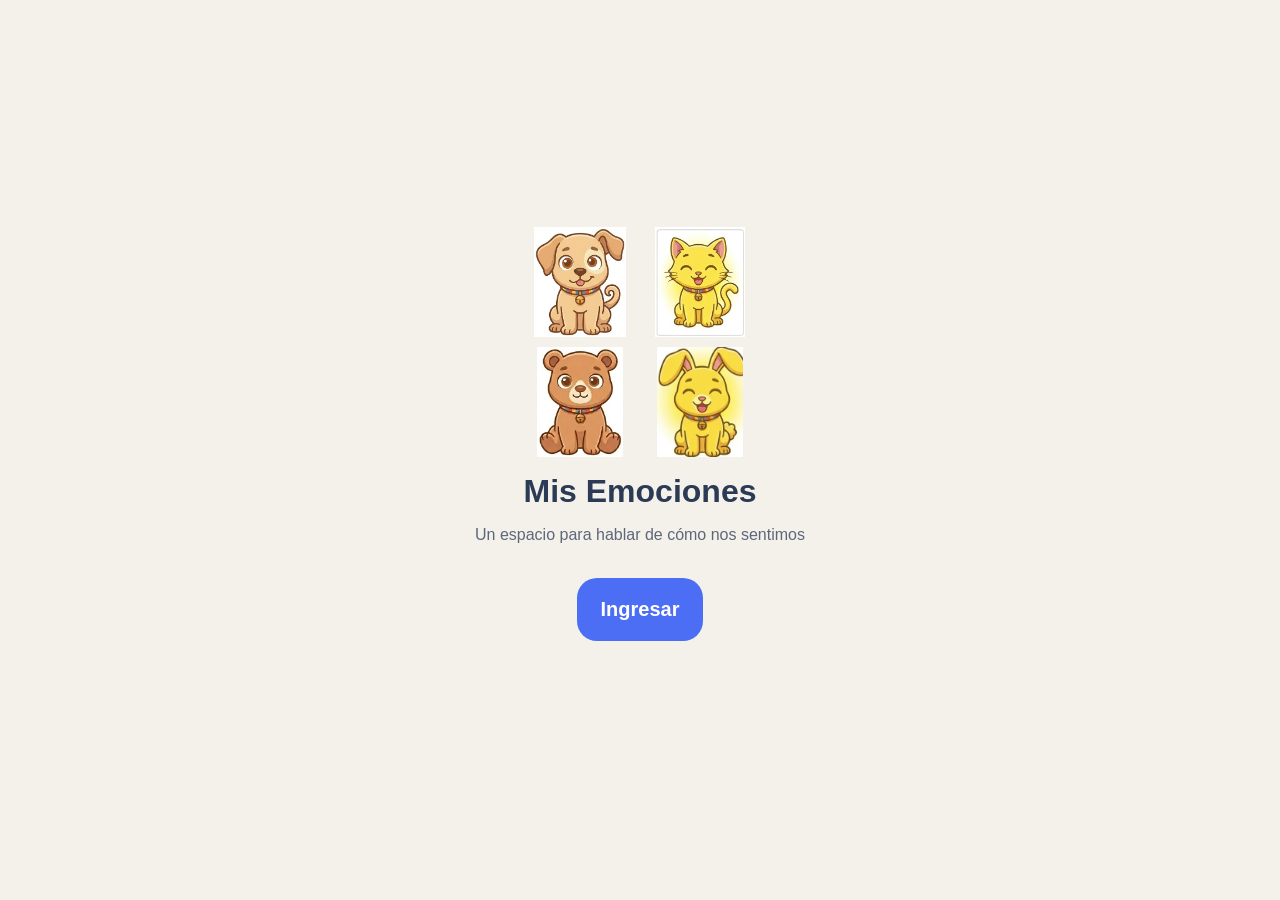
<file: emociones-app/index.html>
<!DOCTYPE html>
<html lang="es">
<head>
  <meta charset="UTF-8" />
  <meta name="viewport" content="width=device-width, initial-scale=1, maximum-scale=1, user-scalable=no, viewport-fit=cover" />
  <meta name="apple-mobile-web-app-capable" content="yes" />
  <meta name="apple-mobile-web-app-status-bar-style" content="black-translucent" />
  <meta name="apple-mobile-web-app-title" content="Mis Emociones" />
  <meta name="mobile-web-app-capable" content="yes" />
  <meta name="theme-color" content="#FFF7E6" />
  <title>Mis Emociones</title>
  <link rel="apple-touch-icon" href="assets/icon.svg" />
  <link rel="icon" href="assets/icon.svg" />
  <link rel="stylesheet" href="css/styles.css" />
</head>
<body>
  <div id="app"></div>

  <script src="js/data.js"></script>
  <script src="js/mascots.js"></script>
  <script src="js/storage.js"></script>
  <script src="js/report.js"></script>
  <script src="js/wordExport.js"></script>
  <script src="js/screens.js"></script>
  <script src="js/app.js"></script>
</body>
</html>
</file>
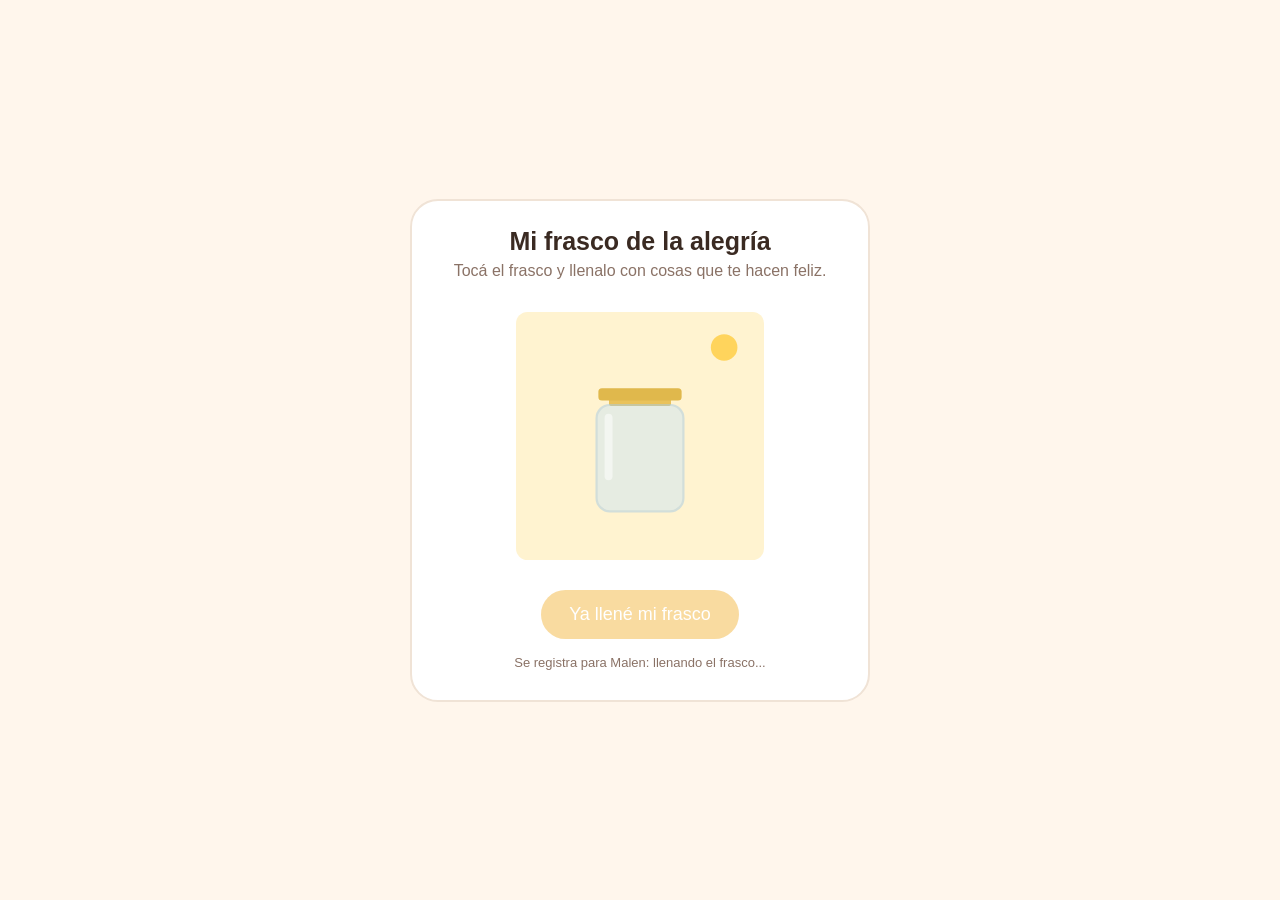
<file: emociones-app/activities/alegria.html>
<!DOCTYPE html>
<html lang="es">
<head>
<meta charset="UTF-8" />
<meta name="viewport" content="width=device-width, initial-scale=1.0" />
<title>Actividad: Mi frasco de la alegría</title>


<style>
  :root {
    --fondo:        #FFF6EC;
    --tarjeta:      #FFFFFF;
    --texto:        #3A2A22;
    --texto-suave:  #8A7266;
    --alegria:      #F2B02E;
    --calma:        #1D9E75;
    --calma-suave:  #FFF1D0;
    --borde:        #F0E3D6;
  }
  * { box-sizing: border-box; }
  body {
    margin: 0; min-height: 100vh;
    display: flex; align-items: center; justify-content: center;
    background: var(--fondo);
    font-family: 'Nunito', sans-serif; color: var(--texto);
    padding: 16px;
  }
  .tarjeta {
    width: 100%; max-width: 460px;
    background: var(--tarjeta);
    border-radius: 28px; border: 2px solid var(--borde);
    padding: 26px 22px 30px; text-align: center;
  }
  .titulo {
    font-family: 'Fredoka', sans-serif; font-weight: 600;
    font-size: 25px; margin: 0 0 6px;
  }
  .consigna {
    font-size: 16px; color: var(--texto-suave);
    margin: 0 0 6px; min-height: 44px; transition: color 0.3s;
  }
  .escena {
    position: relative;
    width: 260px; height: 260px; margin: 4px auto 0;
    cursor: pointer; user-select: none; -webkit-tap-highlight-color: transparent;
  }

  /* Burbujita (tonos y tamaños variados, se reemplazan) */
  .burbuja {
    position: absolute; z-index: 5; pointer-events: none;
    max-width: 150px; text-align: center;
    background: var(--bg, #fff); color: var(--texto);
    font-family: 'Fredoka', sans-serif; line-height: 1.2;
    padding: 8px 12px; border-radius: 14px;
    border: 2px solid var(--bd, #DDE6F0);
    box-shadow: 0 4px 12px rgba(120,90,40,0.16);
    opacity: 0; transform: translateY(8px) scale(0.9);
    transition: opacity 0.3s ease, transform 0.3s ease;
  }
  .burbuja::after {
    content: ""; position: absolute; left: 22px; bottom: -8px;
    width: 12px; height: 12px; background: var(--bg, #fff);
    border-right: 2px solid var(--bd, #DDE6F0);
    border-bottom: 2px solid var(--bd, #DDE6F0);
    transform: rotate(45deg);
  }
  .burbuja.visible { opacity: 1; transform: translateY(0) scale(1); }

  /* ----- Opciones (2da página): qué hacer con la alegría ----- */
  .actividades {
    display: none; grid-template-columns: repeat(3, 1fr);
    gap: 10px; margin-top: 16px;
  }
  .actividades.visible { display: grid; }
  .opcion {
    display: flex; flex-direction: column; align-items: center; gap: 6px;
    background: var(--calma-suave); border: 2px solid var(--calma-suave);
    border-radius: 16px; padding: 12px 6px; cursor: pointer;
    font-family: 'Fredoka', sans-serif; color: var(--texto);
    transition: transform 0.1s, border-color 0.2s;
  }
  .opcion:hover  { border-color: var(--alegria); }
  .opcion:active { transform: scale(0.95); }
  .opcion-img {
    width: 56px; height: 56px; border-radius: 12px; background: #fff;
    display: flex; align-items: center; justify-content: center;
    font-size: 32px; line-height: 1;
  }
  .opcion-txt { font-size: 12px; color: var(--texto-suave); line-height: 1.15; }

  .boton {
    margin-top: 18px; font-family: 'Fredoka', sans-serif;
    font-size: 18px; font-weight: 500; color: #fff;
    background: var(--alegria); border: none; border-radius: 999px;
    padding: 14px 28px; cursor: pointer;
    transition: filter 0.2s, transform 0.1s, opacity 0.2s;
  }
  .boton:hover  { filter: brightness(0.95); }
  .boton:active { transform: scale(0.96); }
  .boton:disabled { opacity: 0.45; cursor: default; }
  .registro {
    margin: 16px auto 0; font-size: 13px; color: var(--texto-suave);
    font-family: 'Nunito', sans-serif;
  }
</style>
</head>
<body>

  <div class="tarjeta">
    <h1 class="titulo" id="titulo">Mi frasco de la alegría</h1>
    <p class="consigna" id="consigna">Tocá el frasco y llenalo con cosas que te hacen feliz.</p>

    <div class="escena" id="escena">
      <svg viewBox="0 0 560 560" width="248" height="248" xmlns="http://www.w3.org/2000/svg" aria-hidden="true">
        <rect x="0" y="0" width="560" height="560" rx="26" fill="#FFF3D0"/>
        <circle cx="470" cy="80" r="30" fill="#FFD45C"/>

        <!-- Frasco -->
        <rect x="210" y="196" width="140" height="16" rx="4" fill="#E9C25A"/>
        <rect x="186" y="172" width="188" height="28" rx="8" fill="#E0B84C"/>
        <!-- Cuerpo de vidrio -->
        <rect x="182" y="210" width="196" height="240" rx="30" fill="#CFE6F5" opacity="0.5" stroke="#A6CBE4" stroke-width="5"/>
        <rect x="200" y="230" width="18" height="150" rx="9" fill="#FFFFFF" opacity="0.5"/>

        <!-- Cosas felices adentro -->
        <g id="cosas"></g>
      </svg>
    </div>

    <div class="actividades" id="actividades"></div>

    <button class="boton" id="boton" disabled>Ya llené mi frasco</button>

    <p class="registro" id="registro">Se registra para Malen: llenando el frasco...</p>
  </div>

<script>
/* ================================================================
   CONFIGURACIÓN
   ================================================================ */
const ACTIVIDAD = {
  emocion: "alegria",
  textos: {
    inicioTitulo:   "Mi frasco de la alegría",
    inicioConsigna: "Tocá el frasco y llenalo con cosas que te hacen feliz.",
    elegirTitulo:   "¿Qué querés hacer con esta alegría?",
    elegirConsigna: "Elegí una. La alegría también se puede cuidar."
  }
};

/* Cosas que hacen feliz. El emoji es provisorio (después van los dibujos). */
const COSAS_FELICES = [
  { emoji: "❤️", msg: "Tu familia" },
  { emoji: "🐶", msg: "Tu mascota" },
  { emoji: "⚽", msg: "Jugar" },
  { emoji: "🎵", msg: "La música" },
  { emoji: "🤗", msg: "Un abrazo" },
  { emoji: "👫", msg: "Tus amigos" },
  { emoji: "🍦", msg: "Un helado" },
  { emoji: "☀️", msg: "Un día lindo" }
];

/* Dónde caen dentro del frasco (de abajo hacia arriba) */
const SLOTS = [
  { x: 240, y: 415 }, { x: 285, y: 420 }, { x: 330, y: 415 },
  { x: 235, y: 362 }, { x: 285, y: 368 }, { x: 335, y: 362 },
  { x: 262, y: 312 }, { x: 308, y: 312 }
];

/* Qué hacer con la alegría (2da página, especial: no son "calmas") */
const QUE_HACER = [
  { id: "guardar",   nombre: "Guardarla para un día gris", emoji: "🫙", cierre: "Guardaste tu alegría para cuando la necesites." },
  { id: "compartir", nombre: "Compartirla con alguien",    emoji: "🤝", cierre: "Compartir la alegría la hace más grande." },
  { id: "disfrutar", nombre: "Disfrutarla ahora",          emoji: "🎉", cierre: "¡A disfrutar de este momento feliz!" }
];

/* ================================================================
   ESTADO
   ================================================================ */
const estado = { fase: "sacar", puestas: 0, queHizo: null };

const el = {
  titulo:      document.getElementById("titulo"),
  consigna:    document.getElementById("consigna"),
  escena:      document.getElementById("escena"),
  cosas:       document.getElementById("cosas"),
  actividades: document.getElementById("actividades"),
  boton:       document.getElementById("boton"),
  registro:    document.getElementById("registro")
};

const SVGNS = "http://www.w3.org/2000/svg";
const cosaElems = [];
const BOCA = { x: 285, y: 210 };   // por dónde entran al frasco

/* ================================================================
   CREAR LAS COSAS (invisibles hasta que se tocan)
   ================================================================ */
function crearCosas() {
  COSAS_FELICES.forEach(() => {
    const t = document.createElementNS(SVGNS, "text");
    t.setAttribute("font-size", 40);
    t.setAttribute("text-anchor", "middle");
    t.setAttribute("dominant-baseline", "central");
    t.setAttribute("opacity", 0);
    t.setAttribute("transform", "translate(" + BOCA.x + "," + BOCA.y + ") scale(0)");
    el.cosas.appendChild(t);
    cosaElems.push(t);
  });
}

// La cosa cae desde la boca del frasco hasta su lugar
function caer(t, cosa, slot) {
  t.textContent = cosa.emoji;
  let f = 0; const N = 18;
  const sx = BOCA.x, sy = BOCA.y, ex = slot.x, ey = slot.y;
  const iv = setInterval(() => {
    f++; const p = f / N;
    const x = sx + (ex - sx) * p;
    const y = sy + (ey - sy) * (p * p);       // acelera al caer
    const s = Math.min(1, 0.4 + p * 0.6);
    t.setAttribute("opacity", Math.min(1, p * 2).toFixed(2));
    t.setAttribute("transform", "translate(" + x.toFixed(1) + "," + y.toFixed(1) + ") scale(" + s.toFixed(2) + ")");
    if (f >= N) {
      clearInterval(iv);
      t.setAttribute("opacity", 1);
      t.setAttribute("transform", "translate(" + ex + "," + ey + ") scale(1)");
    }
  }, 20);
}

/* ================================================================
   BURBUJAS
   ================================================================ */
const TONOS = [
  { bg: "#FFF3D6", bd: "#F0D79A" }, { bg: "#FDE7EE", bd: "#F4B7CE" },
  { bg: "#E1F5EE", bd: "#A9E0CE" }, { bg: "#E6F0FB", bd: "#B9D2F0" }
];
function limpiarBurbujas() {
  el.escena.querySelectorAll(".burbuja").forEach(b => b.remove());
}
function mostrarBurbuja(mensaje) {
  limpiarBurbujas();
  const b = document.createElement("div");
  b.className = "burbuja";
  b.textContent = mensaje;
  const tono = TONOS[Math.floor(Math.random() * TONOS.length)];
  b.style.setProperty("--bg", tono.bg);
  b.style.setProperty("--bd", tono.bd);
  b.style.fontSize = (12 + Math.floor(Math.random() * 5)) + "px";
  b.style.left = (6 + Math.random() * 44) + "%";
  b.style.top  = (2 + Math.random() * 16) + "%";
  el.escena.appendChild(b);
  requestAnimationFrame(() => b.classList.add("visible"));
}

/* ================================================================
   TOCAR EL FRASCO
   ================================================================ */
function agregarCosa() {
  if (estado.fase !== "sacar") return;
  if (estado.puestas >= cosaElems.length) return;
  const cosa = COSAS_FELICES[estado.puestas];
  caer(cosaElems[estado.puestas], cosa, SLOTS[estado.puestas]);
  mostrarBurbuja(cosa.msg);
  estado.puestas++;
  el.boton.disabled = false;
  el.registro.textContent = "Se registra para Malen: " + estado.puestas + " cosas que lo hacen feliz";
}

/* ================================================================
   OPCIONES (2da página)
   ================================================================ */
/* Estas 3 opciones (guardar/compartir/disfrutar) todavía no tienen
   dibujo M/F/N -distinto concepto al resto de las "acciones de calma"-,
   así que por ahora se quedan con el emoji hasta que lleguen esas 9 imágenes. */
function renderOpciones() {
  QUE_HACER.forEach(op => {
    const boton = document.createElement("button");
    boton.className = "opcion";
    boton.dataset.id = op.id;
    boton.innerHTML =
      '<span class="opcion-img">' + op.emoji + '</span>' +
      '<span class="opcion-txt">' + op.nombre + '</span>';
    boton.addEventListener("click", () => elegirQueHacer(op.id));
    el.actividades.appendChild(boton);
  });
}

function pasarAElegir() {
  if (estado.puestas === 0) return;
  estado.fase = "elegir";
  limpiarBurbujas();
  el.escena.style.cursor = "default";
  el.titulo.textContent   = ACTIVIDAD.textos.elegirTitulo;
  el.consigna.textContent = ACTIVIDAD.textos.elegirConsigna;
  el.actividades.classList.add("visible");
  el.boton.style.display  = "none";
}

/* ================================================================
   CIERRE FESTIVO
   ================================================================ */
function elegirQueHacer(id) {
  if (estado.fase !== "elegir") return;
  const op = QUE_HACER.find(o => o.id === id);
  estado.queHizo = op.id;
  estado.fase = "cierre";
  el.titulo.textContent   = "¡Qué lindo!";
  el.consigna.textContent = op.cierre;
  el.consigna.style.color = "var(--alegria)";
  el.actividades.classList.remove("visible");
  confeti();

  const resultado = {
    emocion: ACTIVIDAD.emocion,
    cosasFelices: COSAS_FELICES.slice(0, estado.puestas).map(c => c.msg),
    queHizo: op.id,
    fecha: new Date().toISOString()
  };
  console.log("Resultado de la sesión:", resultado);
  if (window.parent !== window) { window.parent.postMessage(Object.assign({ type: "activity-complete" }, resultado), "*"); }
  el.registro.textContent =
    "Guardado en la ficha: " + estado.puestas + " cosas felices · eligió " + op.nombre.toLowerCase();
}

// Lluvia cortita de festejo
function confeti() {
  const emojis = ["🎉", "✨", "🌟", "💛", "🎈"];
  for (let i = 0; i < 14; i++) {
    const s = document.createElement("span");
    s.textContent = emojis[Math.floor(Math.random() * emojis.length)];
    s.style.position = "absolute";
    s.style.left = (Math.random() * 90) + "%";
    s.style.top = "-8%";
    s.style.fontSize = (16 + Math.random() * 14) + "px";
    s.style.zIndex = 6; s.style.pointerEvents = "none";
    el.escena.appendChild(s);
    let y = -8; const vy = 1.2 + Math.random() * 1.6;
    const iv = setInterval(() => {
      y += vy; s.style.top = y + "%";
      if (y > 112) { clearInterval(iv); s.remove(); }
    }, 40);
  }
}

/* ================================================================
   CONEXIONES Y ARRANQUE
   ================================================================ */
crearCosas();
renderOpciones();
el.escena.addEventListener("click", agregarCosa);
el.boton.addEventListener("click", pasarAElegir);

el.titulo.textContent   = ACTIVIDAD.textos.inicioTitulo;
el.consigna.textContent = ACTIVIDAD.textos.inicioConsigna;
</script>
</body>
</html>
</file>
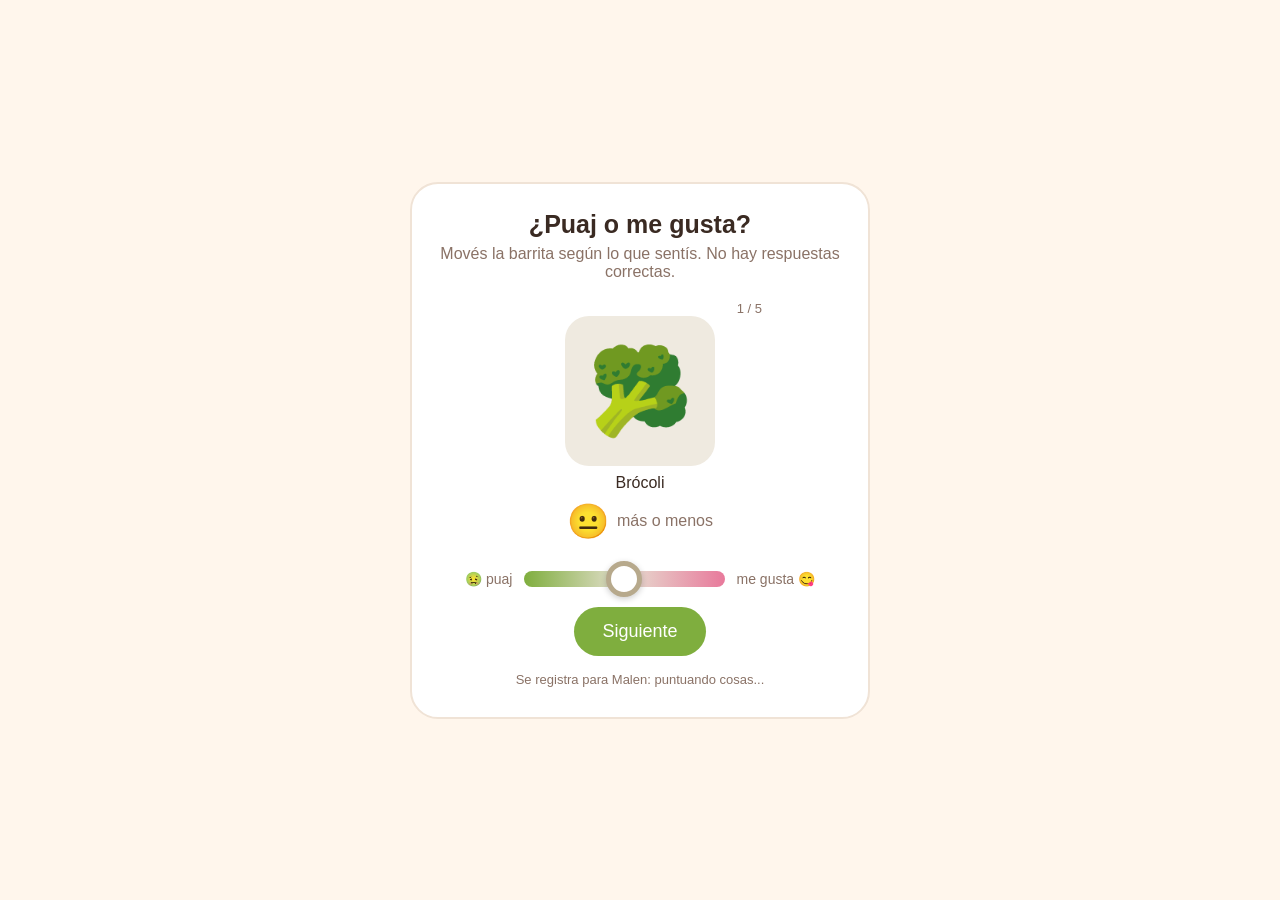
<file: emociones-app/activities/asco.html>
<!DOCTYPE html>
<html lang="es">
<head>
<meta charset="UTF-8" />
<meta name="viewport" content="width=device-width, initial-scale=1.0" />
<title>Actividad: Puaj o me gusta</title>


<style>
  :root {
    --fondo:        #FFF6EC;
    --tarjeta:      #FFFFFF;
    --texto:        #3A2A22;
    --texto-suave:  #8A7266;
    --asco:         #7FAE3E;   /* verde del asco */
    --gusto:        #E8799B;   /* rosado del "me gusta" */
    --calma:        #1D9E75;
    --calma-suave:  #E1F5EE;
    --borde:        #F0E3D6;
  }
  * { box-sizing: border-box; }
  body {
    margin: 0; min-height: 100vh;
    display: flex; align-items: center; justify-content: center;
    background: var(--fondo);
    font-family: 'Nunito', sans-serif; color: var(--texto);
    padding: 16px;
  }
  .tarjeta {
    width: 100%; max-width: 460px;
    background: var(--tarjeta);
    border-radius: 28px; border: 2px solid var(--borde);
    padding: 26px 22px 30px; text-align: center;
  }
  .titulo {
    font-family: 'Fredoka', sans-serif; font-weight: 600;
    font-size: 25px; margin: 0 0 6px;
  }
  .consigna {
    font-size: 16px; color: var(--texto-suave);
    margin: 0 0 8px; min-height: 44px; transition: color 0.3s;
  }
  .escena {
    position: relative;
    width: 260px; height: 260px; margin: 4px auto 0;
    display: flex; flex-direction: column; align-items: center; justify-content: center;
    gap: 12px;
  }
  .progreso {
    position: absolute; top: 4px; right: 8px;
    font-family: 'Fredoka', sans-serif; font-size: 13px; color: var(--texto-suave);
  }
  /* Caja donde aparece la cosa a puntuar (el color de fondo reacciona) */
  .itemBox {
    width: 150px; height: 150px; border-radius: 24px;
    display: flex; align-items: center; justify-content: center;
    font-size: 84px; line-height: 1;
    background: #EFEAE0; transition: background 0.2s;
  }
  .itemBox img { width: 78%; height: 78%; object-fit: contain; }
  .itemNombre { font-family: 'Fredoka', sans-serif; font-size: 16px; margin-top: -4px; }
  .reaccion { display: flex; align-items: center; gap: 8px; }
  .cara { font-size: 34px; line-height: 1; }
  .palabra { font-family: 'Fredoka', sans-serif; font-size: 16px; color: var(--texto-suave); }

  /* ----- Barra deslizante (empieza en el medio) ----- */
  .nivel {
    display: flex; align-items: center; gap: 10px;
    max-width: 350px; margin: 12px auto 0;
    font-family: 'Fredoka', sans-serif; font-size: 14px; color: var(--texto-suave);
  }
  .slider {
    -webkit-appearance: none; appearance: none;
    flex: 1; height: 16px; border-radius: 999px; outline: none; cursor: pointer;
    background: linear-gradient(90deg, var(--asco), #E7E0D2 50%, var(--gusto));
  }
  .slider::-webkit-slider-thumb {
    -webkit-appearance: none; appearance: none;
    width: 36px; height: 36px; border-radius: 50%;
    background: #fff; border: 5px solid #B7A98C;
    box-shadow: 0 2px 6px rgba(0,0,0,0.20); cursor: pointer;
  }
  .slider::-moz-range-thumb {
    width: 36px; height: 36px; border-radius: 50%;
    background: #fff; border: 5px solid #B7A98C;
    box-shadow: 0 2px 6px rgba(0,0,0,0.20); cursor: pointer;
  }
  .slider:disabled { opacity: 0.6; cursor: default; }

  /* ----- Grilla de actividades (2da página) ----- */
  .actividades {
    display: none; grid-template-columns: repeat(2, 1fr);
    gap: 10px; margin-top: 16px;
  }
  .actividades.visible { display: grid; }
  .opcion {
    display: flex; flex-direction: column; align-items: center; gap: 6px;
    background: var(--calma-suave); border: 2px solid var(--calma-suave);
    border-radius: 16px; padding: 12px 6px; cursor: pointer;
    font-family: 'Fredoka', sans-serif; color: var(--texto);
    transition: transform 0.1s, border-color 0.2s;
  }
  .opcion:hover  { border-color: var(--calma); }
  .opcion:active { transform: scale(0.95); }
  .opcion-img {
    width: 56px; height: 56px; border-radius: 12px; background: #fff;
    display: flex; align-items: center; justify-content: center;
    font-size: 32px; line-height: 1;
  }
  .opcion-img img { width: 100%; height: 100%; object-fit: contain; border-radius: 12px; }
  .opcion-txt { font-size: 12px; color: var(--texto-suave); line-height: 1.15; }

  .boton {
    margin-top: 18px; font-family: 'Fredoka', sans-serif;
    font-size: 18px; font-weight: 500; color: #fff;
    background: var(--asco); border: none; border-radius: 999px;
    padding: 14px 28px; cursor: pointer;
    transition: filter 0.2s, transform 0.1s;
  }
  .boton:hover  { filter: brightness(0.95); }
  .boton:active { transform: scale(0.96); }
  .registro {
    margin: 16px auto 0; font-size: 13px; color: var(--texto-suave);
    font-family: 'Nunito', sans-serif;
  }
</style>
</head>
<body>

  <div class="tarjeta">
    <h1 class="titulo" id="titulo">¿Puaj o me gusta?</h1>
    <p class="consigna" id="consigna">Movés la barrita según lo que sentís. No hay respuestas correctas.</p>

    <div class="escena" id="escena">
      <span class="progreso" id="progreso">1 / 5</span>
      <div class="itemBox" id="itemBox">🥦</div>
      <div class="itemNombre" id="itemNombre">Brócoli</div>
      <div class="reaccion">
        <span class="cara" id="cara">😐</span>
        <span class="palabra" id="palabra">más o menos</span>
      </div>
    </div>

    <div class="nivel">
      <span>🤢 puaj</span>
      <input type="range" class="slider" id="slider" min="0" max="10" step="0.1" value="5" aria-label="Cuánto asco o gusto">
      <span>me gusta 😋</span>
    </div>

    <div class="actividades" id="actividades"></div>

    <button class="boton" id="boton">Siguiente</button>

    <p class="registro" id="registro">Se registra para Malen: puntuando cosas...</p>
  </div>

<script>
/* ================================================================
   CONFIGURACIÓN
   ================================================================ */
const ACTIVIDAD = {
  emocion: "asco",
  textos: {
    inicioTitulo:   "¿Puaj o me gusta?",
    inicioConsigna: "Movés la barrita según lo que sentís. No hay respuestas correctas.",
    calmaTitulo:    "¿Qué te ayuda con el asco?",
    calmaConsigna:  "El asco nos avisa y nos cuida. ¿Qué hacés cuando algo te da mucho puaj?",
    cierreTitulo:   "¡Muy bien!",
    cierreConsigna: "Reconocer qué te da asco también es cuidarte."
  }
};

/* Las cosas a puntuar. El emoji es provisorio (después van los dibujos). */
const ITEMS_ASCO = [
  { id: "brocoli",   nombre: "Brócoli",       emoji: "🥦" },
  { id: "gusano",    nombre: "Un bicho",      emoji: "🪱" },
  { id: "media",     nombre: "Media sucia",   emoji: "🧦" },
  { id: "pescado",   nombre: "Pescado",       emoji: "🐟" },
  { id: "chocolate", nombre: "Chocolate",     emoji: "🍫" }
];

/* Las 4 herramientas para el asco. */
const ACCIONES_ASCO = [
  { id: "agua",            nombre: "Tomar agua",           emoji: "💧" },
  { id: "lugar_tranquilo", nombre: "Un lugar tranquilo",   emoji: "🛋️" },
  { id: "taparme_nariz",   nombre: "Taparme la nariz",     emoji: "👃" },
  { id: "olor_rico",       nombre: "Pensar en un olor rico", emoji: "🌸" }
];

/* ================================================================
   ESTADO
   ================================================================ */
const estado = {
  fase: "sacar",
  indice: 0,               // qué cosa está puntuando
  valoraciones: [],        // resultados de cada cosa
  queLoAyudo: null
};

const el = {
  titulo:      document.getElementById("titulo"),
  consigna:    document.getElementById("consigna"),
  escena:      document.getElementById("escena"),
  progreso:    document.getElementById("progreso"),
  itemBox:     document.getElementById("itemBox"),
  itemNombre:  document.getElementById("itemNombre"),
  cara:        document.getElementById("cara"),
  palabra:     document.getElementById("palabra"),
  slider:      document.getElementById("slider"),
  actividades: document.getElementById("actividades"),
  boton:       document.getElementById("boton"),
  registro:    document.getElementById("registro")
};

/* ================================================================
   REACCIÓN Y COLOR SEGÚN LA PUNTUACIÓN
   ================================================================ */
function reaccionDe(v) {
  if (v <= 1) return { cara: "🤢", palabra: "¡qué asco!" };
  if (v <= 3) return { cara: "😖", palabra: "puaj" };
  if (v <  7) return { cara: "😐", palabra: "más o menos" };
  if (v <= 8) return { cara: "🙂", palabra: "me gusta" };
  return          { cara: "😋", palabra: "¡me encanta!" };
}
function categoriaDe(v) {
  if (v <= 3) return "puaj";
  if (v >= 7) return "gusta";
  return "neutral";
}
// El fondo de la caja pasa de verde (puaj) a neutro a rosado (me gusta)
function tinte(v) {
  const verde = [190,214,132], neutro = [239,234,224], rosa = [247,205,218];
  let c;
  if (v <= 5) { const p = v / 5;       c = verde.map((x,i)=> Math.round(x + (neutro[i]-x)*p)); }
  else        { const p = (v - 5) / 5; c = neutro.map((x,i)=> Math.round(x + (rosa[i]-x)*p)); }
  return "rgb(" + c[0] + "," + c[1] + "," + c[2] + ")";
}

function actualizarReaccion() {
  const v = parseFloat(el.slider.value);
  const r = reaccionDe(v);
  el.cara.textContent = r.cara;
  el.palabra.textContent = r.palabra;
  el.itemBox.style.background = tinte(v);
}

/* ================================================================
   MOSTRAR CADA COSA
   ================================================================ */
function mostrarItem() {
  const item = ITEMS_ASCO[estado.indice];
  el.itemBox.textContent = item.emoji;   // el día de mañana: <img src="...">
  el.itemNombre.textContent = item.nombre;
  el.progreso.textContent = (estado.indice + 1) + " / " + ITEMS_ASCO.length;
  el.slider.value = 5;                    // ¡siempre arranca en el medio!
  actualizarReaccion();
  el.boton.textContent = (estado.indice === ITEMS_ASCO.length - 1) ? "Listo" : "Siguiente";
}

function siguiente() {
  // Guarda la puntuación de la cosa actual
  const item = ITEMS_ASCO[estado.indice];
  const v = Math.round(parseFloat(el.slider.value));
  estado.valoraciones.push({ id: item.id, nombre: item.nombre, valor: v, categoria: categoriaDe(v) });

  if (estado.indice < ITEMS_ASCO.length - 1) {
    estado.indice++;
    mostrarItem();
  } else {
    pasarAAyudas();
  }
}

/* ================================================================
   ARMAR LAS ACTIVIDADES (2da página)
   ================================================================ */
const GENERO = (() => {
  const g = new URLSearchParams(location.search).get('sex');
  return (g === 'M' || g === 'F') ? g : 'N';
})();
function renderActividades() {
  ACCIONES_ASCO.forEach(accion => {
    const boton = document.createElement("button");
    boton.className = "opcion";
    boton.dataset.id = accion.id;
    boton.innerHTML =
      '<span class="opcion-img"><img src="imagenes/' + accion.id + '-' + GENERO + '.png" alt=""></span>' +
      '<span class="opcion-txt">' + accion.nombre + '</span>';
    boton.addEventListener("click", () => elegirAyuda(accion.id));
    el.actividades.appendChild(boton);
  });
}

/* ================================================================
   FASE 2: QUÉ AYUDA CON EL ASCO
   ================================================================ */
function pasarAAyudas() {
  estado.fase = "calma";
  el.titulo.textContent   = ACTIVIDAD.textos.calmaTitulo;
  el.consigna.textContent = ACTIVIDAD.textos.calmaConsigna;
  el.escena.style.display = "none";      // ya no mostramos cosas
  el.slider.parentElement.style.display = "none";
  el.actividades.classList.add("visible");
  el.boton.style.display = "none";

  const puaj = estado.valoraciones.filter(x => x.categoria === "puaj").length;
  el.registro.textContent = "Se registra para Malen: " + puaj + " cosas le dieron puaj";
}

/* ================================================================
   FASE 3: CIERRE
   ================================================================ */
function elegirAyuda(id) {
  if (estado.fase !== "calma") return;
  const accion = ACCIONES_ASCO.find(a => a.id === id);
  estado.queLoAyudo = accion ? accion.nombre : id;
  estado.fase = "cierre";
  el.titulo.textContent   = ACTIVIDAD.textos.cierreTitulo;
  el.consigna.textContent = ACTIVIDAD.textos.cierreConsigna;
  el.consigna.style.color = "var(--calma)";
  el.actividades.classList.remove("visible");

  const resultado = {
    emocion: ACTIVIDAD.emocion,
    valoraciones: estado.valoraciones,     // qué le da puaj y qué le gusta
    queLoAyudo: id,
    queLoAyudoNombre: estado.queLoAyudo,
    fecha: new Date().toISOString()
  };
  console.log("Resultado de la sesión:", resultado);
  if (window.parent !== window) { window.parent.postMessage(Object.assign({ type: "activity-complete" }, resultado), "*"); }
  const puaj = estado.valoraciones.filter(x => x.categoria === "puaj").length;
  el.registro.textContent =
    "Guardado en la ficha: " + puaj + " cosas le dieron puaj · lo ayuda " +
    resultado.queLoAyudoNombre.toLowerCase();
}

/* ================================================================
   CONEXIONES Y ARRANQUE
   ================================================================ */
renderActividades();
el.slider.addEventListener("input", actualizarReaccion);
el.boton.addEventListener("click", siguiente);

el.titulo.textContent   = ACTIVIDAD.textos.inicioTitulo;
el.consigna.textContent = ACTIVIDAD.textos.inicioConsigna;
mostrarItem();
</script>
</body>
</html>
</file>
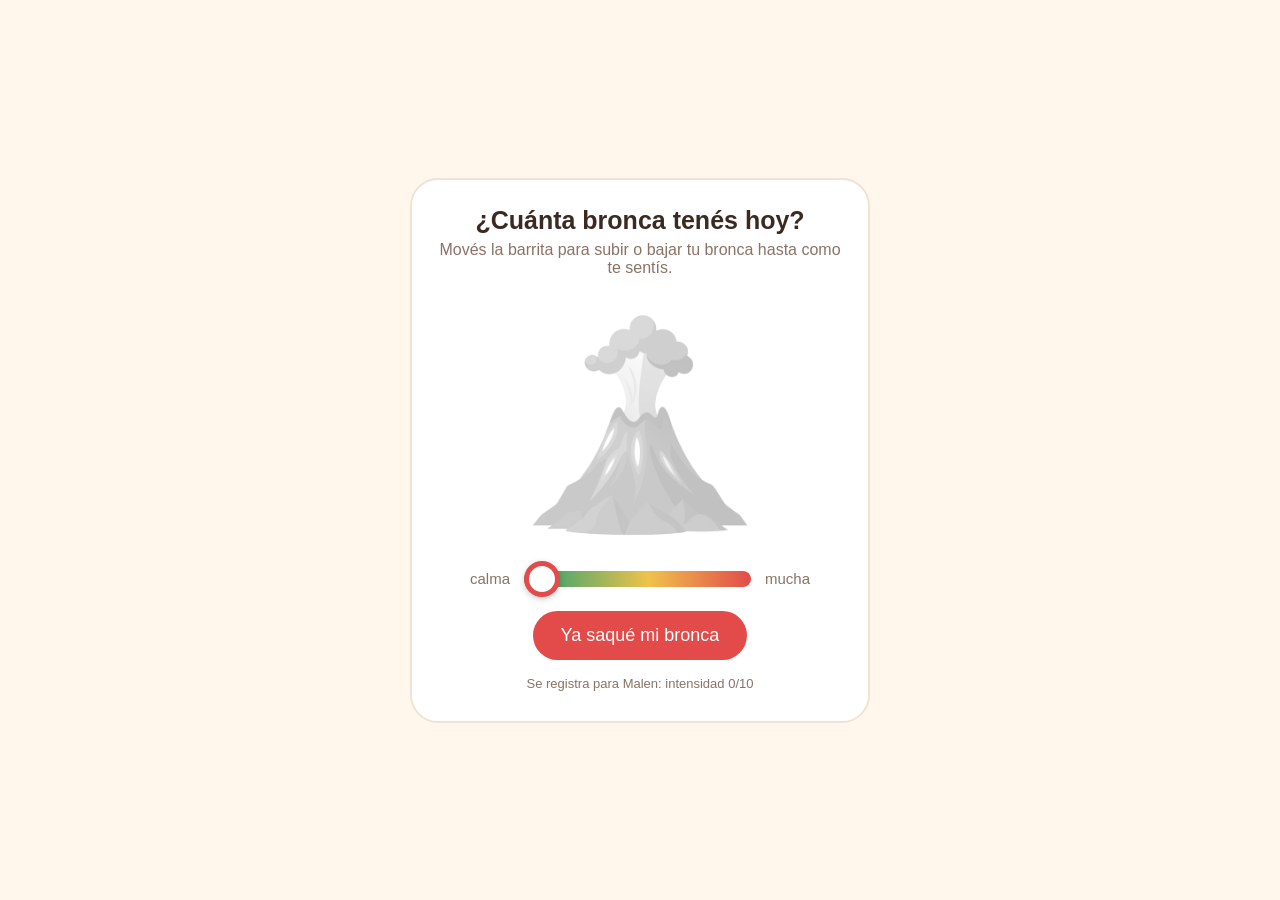
<file: emociones-app/activities/enojo.html>
<!DOCTYPE html>
<html lang="es">
<head>
<meta charset="UTF-8" />
<meta name="viewport" content="width=device-width, initial-scale=1.0" />
<title>Actividad: El volcán del enojo</title>


<style>
  :root {
    --fondo:        #FFF6EC;
    --tarjeta:      #FFFFFF;
    --texto:        #3A2A22;
    --texto-suave:  #8A7266;
    --lava:         #E24B4A;
    --lava-oscuro:  #A32D2D;
    --calma:        #1D9E75;
    --calma-suave:  #E1F5EE;
    --borde:        #F0E3D6;
  }
  * { box-sizing: border-box; }
  body {
    margin: 0; min-height: 100vh;
    display: flex; align-items: center; justify-content: center;
    background: var(--fondo);
    font-family: 'Nunito', sans-serif; color: var(--texto);
    padding: 16px;
  }
  .tarjeta {
    width: 100%; max-width: 460px;
    background: var(--tarjeta);
    border-radius: 28px; border: 2px solid var(--borde);
    padding: 26px 22px 30px; text-align: center;
  }
  .titulo {
    font-family: 'Fredoka', sans-serif; font-weight: 600;
    font-size: 25px; margin: 0 0 6px;
  }
  .consigna {
    font-size: 16px; color: var(--texto-suave);
    margin: 0 0 10px; min-height: 44px; transition: color 0.3s;
  }
  .escena {
    width: 260px; height: 260px; margin: 0 auto;
    display: flex; align-items: center; justify-content: center;
    user-select: none; -webkit-tap-highlight-color: transparent;
  }
  .escena.sacudir { animation: sacudida 0.12s; }
  @keyframes sacudida {
    0%,100% { transform: translateX(0); }
    50%     { transform: translateX(4px); }
  }

  /* ----- Barra deslizante ----- */
  .nivel {
    display: flex; align-items: center; gap: 12px;
    max-width: 340px; margin: 14px auto 0;
    font-family: 'Fredoka', sans-serif; font-size: 15px; color: var(--texto-suave);
  }
  .slider {
    -webkit-appearance: none; appearance: none;
    flex: 1; height: 16px; border-radius: 999px; outline: none; cursor: pointer;
    background: linear-gradient(90deg, var(--calma), #F0C24B 55%, var(--lava));
  }
  .slider::-webkit-slider-thumb {
    -webkit-appearance: none; appearance: none;
    width: 36px; height: 36px; border-radius: 50%;
    background: #fff; border: 5px solid var(--lava);
    box-shadow: 0 2px 6px rgba(0,0,0,0.20); cursor: pointer; transition: border-color 0.3s;
  }
  .slider::-moz-range-thumb {
    width: 36px; height: 36px; border-radius: 50%;
    background: #fff; border: 5px solid var(--lava);
    box-shadow: 0 2px 6px rgba(0,0,0,0.20); cursor: pointer;
  }
  .slider.calma::-webkit-slider-thumb { border-color: var(--calma); }
  .slider.calma::-moz-range-thumb     { border-color: var(--calma); }
  .slider:disabled { opacity: 0.6; cursor: default; }

  /* ----- Grilla de actividades para calmarse (2da página) ----- */
  .actividades {
    display: none;
    grid-template-columns: repeat(3, 1fr);
    gap: 10px; margin-top: 18px;
  }
  .actividades.visible { display: grid; }
  .opcion {
    display: flex; flex-direction: column; align-items: center; gap: 6px;
    background: var(--calma-suave); border: 2px solid var(--calma-suave);
    border-radius: 16px; padding: 12px 6px; cursor: pointer;
    font-family: 'Fredoka', sans-serif; color: var(--texto);
    transition: transform 0.1s, border-color 0.2s;
  }
  .opcion:hover  { border-color: var(--calma); }
  .opcion:active { transform: scale(0.95); }
  /* El recuadro con el dibujo de la acción */
  .opcion-img {
    width: 56px; height: 56px; border-radius: 12px; background: #fff;
    display: flex; align-items: center; justify-content: center;
    font-size: 32px; line-height: 1;
  }
  .opcion-img img { width: 100%; height: 100%; object-fit: contain; border-radius: 12px; }
  .opcion-txt { font-size: 12px; color: var(--texto-suave); line-height: 1.15; }

  .boton {
    margin-top: 22px; font-family: 'Fredoka', sans-serif;
    font-size: 18px; font-weight: 500; color: #fff;
    background: var(--lava); border: none; border-radius: 999px;
    padding: 14px 28px; cursor: pointer;
    transition: background 0.2s, transform 0.1s;
  }
  .boton:hover  { filter: brightness(0.94); }
  .boton:active { transform: scale(0.96); }
  .registro {
    margin: 16px auto 0; font-size: 13px; color: var(--texto-suave);
    font-family: 'Nunito', sans-serif;
  }
  @media (prefers-reduced-motion: reduce) {
    .escena.sacudir { animation: none; }
  }
</style>
</head>
<body>

  <div class="tarjeta">
    <h1 class="titulo" id="titulo">¿Cuánta bronca tenés hoy?</h1>
    <p class="consigna" id="consigna">Movés la barrita para subir o bajar tu bronca hasta como te sentís.</p>

    <div class="escena" id="escena">
      <svg viewBox="0 0 560 560" width="248" height="248" xmlns="http://www.w3.org/2000/svg" aria-hidden="true">
        <defs>
          <clipPath id="revelado">
            <rect id="reveal" x="0" y="560" width="560" height="0"/>
          </clipPath>
        </defs>
        <image href="[data-uri]" x="0" y="0" width="560" height="560"
               style="filter:grayscale(1) brightness(1.15); opacity:0.30"/>
        <image href="[data-uri]" x="0" y="0" width="560" height="560"
               clip-path="url(#revelado)"/>
        <g id="chispas"></g>
        <circle id="respiracion" cx="280" cy="330" r="0" fill="#5DCAA5" opacity="0.5"/>
      </svg>
    </div>

    <div class="nivel">
      <span>calma</span>
      <input type="range" class="slider" id="slider" min="0" max="10" step="1" value="0" aria-label="Nivel de bronca">
      <span>mucha</span>
    </div>

    <!-- Las actividades se generan solas desde el código (abajo) -->
    <div class="actividades" id="actividades"></div>

    <button class="boton" id="boton">Ya saqué mi bronca</button>

    <p class="registro" id="registro">Se registra para Malen: intensidad 0/10</p>
  </div>

<script>
/* ================================================================
   CONFIGURACIÓN
   ================================================================ */
const ACTIVIDAD = {
  emocion: "enojo",
  textos: {
    inicioTitulo:   "¿Cuánta bronca tenés hoy?",
    inicioConsigna: "Movés la barrita para subir o bajar tu bronca hasta como te sentís.",
    calmaTitulo:    "Ahora vamos a calmar el volcán",
    calmaConsigna:  "Respirá y bajá la barrita. Cuando estés mejor, tocá lo que te ayudó.",
    cierreTitulo:   "¡Muy bien!",
    cierreConsigna: "Sacaste tu bronca y aprendiste a calmarla vos solo.",
    botonSacar:     "Ya saqué mi bronca"
  }
};

/* Las 10 actividades de calma para el Enojo. */
const ACCIONES_ENOJO = [
  { id: "respirar",        nombre: "Respirar hondo" },
  { id: "contar",          nombre: "Contar hasta 10" },
  { id: "tensar_soltar",   nombre: "Apretar y soltar" },
  { id: "agua",            nombre: "Tomar agua" },
  { id: "caminar",         nombre: "Salir a caminar" },
  { id: "moverme",         nombre: "Moverme un poco" },
  { id: "entender_motivo", nombre: "Entender qué pasó" },
  { id: "buscar_solucion", nombre: "Buscar una solución" },
  { id: "dibujar",         nombre: "Dibujar lo que siento" },
  { id: "musica",          nombre: "Escuchar música" }
];

/* ================================================================
   ESTADO
   ================================================================ */
const estado = {
  fase: "sacar",
  intensidad: 0,
  pico: 0,
  queLoAyudo: null
};

const el = {
  titulo:       document.getElementById("titulo"),
  consigna:     document.getElementById("consigna"),
  escena:       document.getElementById("escena"),
  reveal:       document.getElementById("reveal"),
  chispas:      document.getElementById("chispas"),
  respiracion:  document.getElementById("respiracion"),
  slider:       document.getElementById("slider"),
  actividades:  document.getElementById("actividades"),
  boton:        document.getElementById("boton"),
  registro:     document.getElementById("registro")
};

const ALTO = 560;

/* ================================================================
   FUNCIONES
   ================================================================ */
function dibujar() {
  const i = estado.intensidad;
  const alto = (i / 10) * ALTO;
  el.reveal.setAttribute("y", ALTO - alto);
  el.reveal.setAttribute("height", alto);
  el.slider.value = i;
  const etiqueta = estado.fase === "cierre" ? "Guardado para Malen" : "Se registra para Malen";
  el.registro.textContent = etiqueta + ": intensidad " + Math.round(i) + "/10";
}

function lanzarChispa() {
  const c = document.createElementNS("http://www.w3.org/2000/svg", "circle");
  c.setAttribute("cx", 280 + (Math.random() * 120 - 60));
  c.setAttribute("cy", 230);
  c.setAttribute("r", 4 + Math.random() * 6);
  c.setAttribute("fill", "#FF8A3D");
  el.chispas.appendChild(c);
  let y = 230, op = 1;
  const t = setInterval(() => {
    y -= 5; op -= 0.06;
    c.setAttribute("cy", y);
    c.setAttribute("opacity", Math.max(0, op));
    if (op <= 0) { clearInterval(t); c.remove(); }
  }, 30);
}

function sacudir() {
  el.escena.classList.add("sacudir");
  setTimeout(() => el.escena.classList.remove("sacudir"), 120);
}

/* ------------------ LA BARRA DESLIZANTE ------------------ */
let ultimoNivel = 0;
function moverBarra() {
  if (estado.fase === "cierre") { el.slider.value = estado.intensidad; return; }
  const val = parseInt(el.slider.value, 10);
  if (val > ultimoNivel) { lanzarChispa(); sacudir(); }
  ultimoNivel = val;
  estado.intensidad = val;
  estado.pico = Math.max(estado.pico, val);
  dibujar();
}

/* Género de las ilustraciones: M/F si viene en la URL (?sex=M o ?sex=F,
   según la ficha del paciente), si no, la variante neutral. */
const GENERO = (() => {
  const g = new URLSearchParams(location.search).get('sex');
  return (g === 'M' || g === 'F') ? g : 'N';
})();

/* ------------------ ARMAR LAS ACTIVIDADES ------------------ */
function renderActividades() {
  ACCIONES_ENOJO.forEach(accion => {
    const boton = document.createElement("button");
    boton.className = "opcion";
    boton.dataset.id = accion.id;
    boton.innerHTML =
      '<span class="opcion-img"><img src="imagenes/' + accion.id + '-' + GENERO + '.png" alt=""></span>' +
      '<span class="opcion-txt">' + accion.nombre + '</span>';
    boton.addEventListener("click", () => elegirAyuda(accion.id));
    el.actividades.appendChild(boton);
  });
}

/* ------------------ FASE 2: CALMARSE ------------------ */
function empezarCalma() {
  if (estado.pico === 0) return;
  estado.fase = "calma";
  el.titulo.textContent    = ACTIVIDAD.textos.calmaTitulo;
  el.consigna.textContent  = ACTIVIDAD.textos.calmaConsigna;
  el.slider.classList.add("calma");
  el.actividades.classList.add("visible");
  el.boton.style.display   = "none";
  animarRespiracion();
}
function animarRespiracion() {
  let r = 40, creciendo = true;
  setInterval(() => {
    if (creciendo) { r += 1.8; if (r >= 110) creciendo = false; }
    else           { r -= 1.8; if (r <= 40)  creciendo = true; }
    el.respiracion.setAttribute("r", r);
  }, 40);
}

/* ------------------ FASE 3: CIERRE ------------------ */
function elegirAyuda(id) {
  if (estado.fase !== "calma") return;
  const accion = ACCIONES_ENOJO.find(a => a.id === id);
  estado.queLoAyudo = accion ? accion.nombre : id;
  estado.fase = "cierre";
  el.titulo.textContent   = ACTIVIDAD.textos.cierreTitulo;
  el.consigna.textContent = ACTIVIDAD.textos.cierreConsigna;
  el.consigna.style.color = "var(--calma)";
  el.actividades.classList.remove("visible");
  el.slider.disabled = true;

  const resultado = {
    emocion: ACTIVIDAD.emocion,
    intensidadMaxima: estado.pico,
    intensidadFinal: Math.round(estado.intensidad),
    queLoAyudo: id,                 // guardamos el id (ej: "caminar")
    queLoAyudoNombre: estado.queLoAyudo,
    reguloSolo: estado.intensidad <= 3,
    fecha: new Date().toISOString()
  };
  console.log("Resultado de la sesión:", resultado);
  if (window.parent !== window) { window.parent.postMessage(Object.assign({ type: "activity-complete" }, resultado), "*"); }
  el.registro.textContent =
    "Guardado en la ficha: llegó a " + resultado.intensidadMaxima +
    "/10 · lo ayudó " + resultado.queLoAyudoNombre.toLowerCase();
  dibujar();
}

/* ================================================================
   CONEXIONES Y ARRANQUE
   ================================================================ */
renderActividades();
el.slider.addEventListener("input", moverBarra);
el.boton.addEventListener("click", empezarCalma);

el.titulo.textContent   = ACTIVIDAD.textos.inicioTitulo;
el.consigna.textContent = ACTIVIDAD.textos.inicioConsigna;
el.boton.textContent    = ACTIVIDAD.textos.botonSacar;
dibujar();
</script>
</body>
</html>
</file>
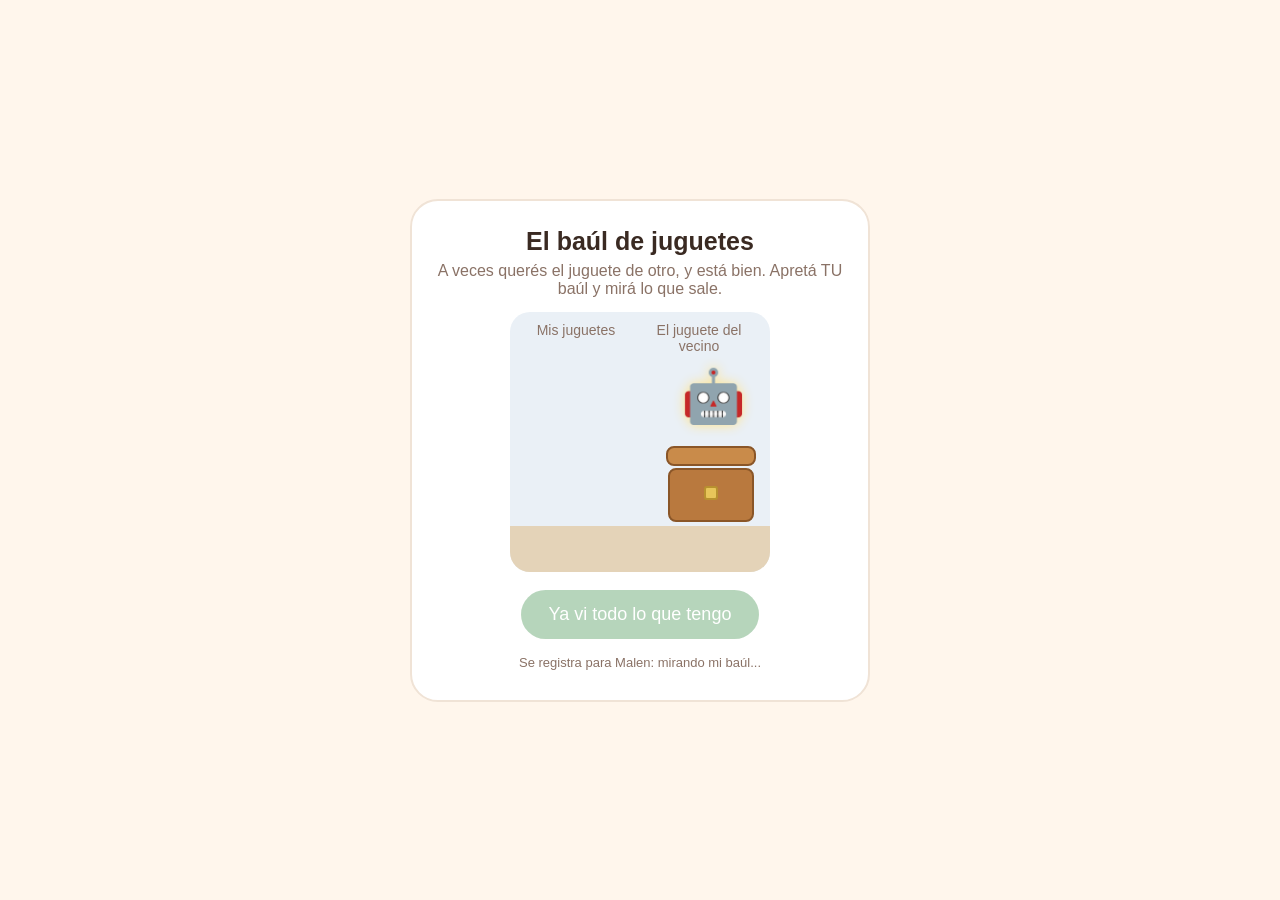
<file: emociones-app/activities/envidia.html>
<!DOCTYPE html>
<html lang="es">
<head>
<meta charset="UTF-8" />
<meta name="viewport" content="width=device-width, initial-scale=1.0" />
<title>Actividad: El baúl de juguetes</title>
<style>
  :root {
    --fondo:#FFF6EC; --tarjeta:#FFFFFF; --texto:#3A2A22; --texto-suave:#8A7266;
    --envidia:#5FA36A; --calma:#1D9E75; --calma-suave:#E1F5EE; --borde:#F0E3D6;
  }
  * { box-sizing:border-box; }
  body { margin:0; min-height:100vh; display:flex; align-items:center; justify-content:center;
    background:var(--fondo); font-family:'Nunito',sans-serif; color:var(--texto); padding:16px; }
  .tarjeta { width:100%; max-width:460px; background:var(--tarjeta);
    border-radius:28px; border:2px solid var(--borde); padding:26px 22px 30px; text-align:center; }
  .titulo { font-family:'Fredoka',sans-serif; font-weight:600; font-size:25px; margin:0 0 6px; }
  .consigna { font-size:16px; color:var(--texto-suave); margin:0 0 6px; min-height:44px; transition:color .3s; }

  .escena { position:relative; width:260px; height:260px; margin:4px auto 0;
    background:#EAF0F6; border-radius:20px; overflow:hidden; user-select:none; }
  .piso { position:absolute; left:0; right:0; bottom:0; height:46px; background:#E4D3B8; }

  /* Encabezados: mismos, al mismo nivel arriba */
  .headMio { position:absolute; top:10px; left:10px; width:112px; text-align:center;
    font-family:'Fredoka',sans-serif; font-weight:500; font-size:14px; color:var(--texto-suave); line-height:1.15; }
  .headVecino { position:absolute; top:10px; right:8px; width:126px; text-align:center;
    font-family:'Fredoka',sans-serif; font-weight:500; font-size:14px; color:var(--texto-suave); line-height:1.15; }

  .vecino { position:absolute; top:58px; right:24px; text-align:center; }
  .vecino .jug { font-size:52px; line-height:1; filter:drop-shadow(0 0 6px #FFE38A); }

  .miPila { position:absolute; left:12px; bottom:50px; width:132px; display:flex; flex-wrap:wrap-reverse; align-content:flex-start; gap:6px 8px; }
  .miPila .toy { font-size:34px; line-height:1; animation:pop .3s ease; }
  @keyframes pop { from{transform:scale(0);} to{transform:scale(1);} }

  .baul { position:absolute; bottom:50px; left:158px; width:86px; pointer-events:none; }
  .baul .tapa { width:90px; height:20px; margin-left:-2px; background:#C98B4A; border:2px solid #8A5628;
    border-radius:8px; transform-origin:right bottom; transition:transform .18s ease; }
  .baul.abierto .tapa { transform:rotate(46deg); }   /* bisagra derecha: abre hacia la izquierda */
  .baul .cuerpo { width:86px; height:54px; margin-top:2px; background:#B9793E; border:2px solid #8A5628; border-radius:8px; position:relative; }
  .baul .cerradura { position:absolute; left:50%; top:16px; transform:translateX(-50%); width:14px; height:14px; background:#E7C55A; border:2px solid #B8912F; border-radius:3px; }

  .tapZone { position:absolute; inset:0; z-index:4; background:transparent; border:none; padding:0;
    margin:0; cursor:pointer; -webkit-appearance:none; appearance:none; }

  .burbuja { position:absolute; z-index:6; pointer-events:none; max-width:150px; text-align:center;
    background:var(--bg,#fff); color:var(--texto); font-family:'Fredoka',sans-serif; line-height:1.2;
    padding:8px 12px; border-radius:14px; border:2px solid var(--bd,#DDE6F0);
    box-shadow:0 4px 12px rgba(60,90,60,.16); opacity:0; transform:translateY(8px) scale(.9);
    transition:opacity .3s ease, transform .3s ease; }
  .burbuja::after { content:""; position:absolute; left:22px; bottom:-8px; width:12px; height:12px;
    background:var(--bg,#fff); border-right:2px solid var(--bd,#DDE6F0); border-bottom:2px solid var(--bd,#DDE6F0); transform:rotate(45deg); }
  .burbuja.visible { opacity:1; transform:translateY(0) scale(1); }

  .actividades { display:none; grid-template-columns:repeat(2,1fr); gap:10px; margin-top:16px; }
  .actividades.visible { display:grid; }
  .opcion { display:flex; flex-direction:column; align-items:center; gap:6px; background:var(--calma-suave);
    border:2px solid var(--calma-suave); border-radius:16px; padding:12px 6px; cursor:pointer;
    font-family:'Fredoka',sans-serif; color:var(--texto); transition:transform .1s, border-color .2s; }
  .opcion:hover { border-color:var(--calma); }
  .opcion:active { transform:scale(.95); }
  .opcion-img { width:56px; height:56px; border-radius:12px; background:#fff; display:flex;
    align-items:center; justify-content:center; font-size:32px; line-height:1; }
  .opcion-img img { width:100%; height:100%; object-fit:contain; border-radius:12px; }
  .opcion-txt { font-size:12px; color:var(--texto-suave); line-height:1.15; }

  .boton { margin-top:18px; font-family:'Fredoka',sans-serif; font-size:18px; font-weight:500; color:#fff;
    background:var(--envidia); border:none; border-radius:999px; padding:14px 28px; cursor:pointer;
    transition:filter .2s, transform .1s, opacity .2s; }
  .boton:hover { filter:brightness(.95); }
  .boton:active { transform:scale(.96); }
  .boton:disabled { opacity:.45; cursor:default; }
  .registro { margin:16px auto 0; font-size:13px; color:var(--texto-suave); font-family:'Nunito',sans-serif; }
</style>
</head>
<body>
  <div class="tarjeta">
    <h1 class="titulo" id="titulo">El baúl de juguetes</h1>
    <p class="consigna" id="consigna">A veces querés el juguete de otro, y está bien. Apretá TU baúl y mirá lo que sale.</p>

    <div class="escena" id="escena">
      <div class="piso"></div>
      <div class="headMio">Mis juguetes</div>
      <div class="headVecino">El juguete del vecino</div>
      <div class="vecino"><div class="jug">🤖</div></div>
      <div class="miPila" id="miPila"></div>
      <div class="baul" id="baul"><div class="tapa"></div><div class="cuerpo"><div class="cerradura"></div></div></div>
      <button class="tapZone" id="tapZone" type="button" aria-label="Apretar el baúl"></button>
    </div>

    <div class="actividades" id="actividades"></div>
    <button class="boton" id="boton" disabled>Ya vi todo lo que tengo</button>
    <p class="registro" id="registro">Se registra para Malen: mirando mi baúl...</p>
  </div>

<script>
const ACTIVIDAD = {
  emocion:"envidia",
  textos:{
    calmaTitulo:"¿Qué te ayuda con la envidia?",
    calmaConsigna:"Elegí lo que te ayuda cuando querés lo que tiene otro.",
    cierreTitulo:"¡Mirá todo lo que tenés!",
    cierreConsigna:"Descubriste todo lo que tenés y elegiste algo que te ayuda."
  }
};
const MIS_COSAS = [
  { emoji:"🧸", msg:"¡Tu peluche!" }, { emoji:"⚽", msg:"¡Tu pelota!" },
  { emoji:"🧱", msg:"¡Tus bloques!" }, { emoji:"❤️", msg:"Tu familia." },
  { emoji:"🖍️", msg:"¡Tus crayones!" }, { emoji:"🌟", msg:"Lo que sabés hacer." }
];
const ACCIONES_ENVIDIA = [
  { id:"moverme", nombre:"Moverme un poco", emoji:"🤸" },
  { id:"entender_motivo", nombre:"Entender qué me pasó", emoji:"💡" },
  { id:"no_soy_el_unico", nombre:"A todos les pasa", emoji:"👥" },
  { id:"buscar_solucion", nombre:"Buscar una solución", emoji:"🧩" }
];
const estado = { fase:"sacar", sacados:0, queLoAyudo:null };
const el = {
  titulo:document.getElementById("titulo"), consigna:document.getElementById("consigna"),
  escena:document.getElementById("escena"), baul:document.getElementById("baul"),
  miPila:document.getElementById("miPila"), tapZone:document.getElementById("tapZone"),
  actividades:document.getElementById("actividades"), boton:document.getElementById("boton"),
  registro:document.getElementById("registro")
};
const TONOS = [ {bg:"#FFF3D6",bd:"#F0D79A"},{bg:"#E1F5EE",bd:"#A9E0CE"},{bg:"#EDE7FB",bd:"#C9BBF0"},{bg:"#FDE7EE",bd:"#F4B7CE"} ];
function limpiarBurbujas(){ el.escena.querySelectorAll(".burbuja").forEach(b=>b.remove()); }
function mostrarBurbuja(m){
  limpiarBurbujas();
  const b=document.createElement("div"); b.className="burbuja"; b.textContent=m;
  const t=TONOS[Math.floor(Math.random()*TONOS.length)];
  b.style.setProperty("--bg",t.bg); b.style.setProperty("--bd",t.bd);
  b.style.fontSize=(12+Math.floor(Math.random()*5))+"px";
  b.style.left=(6+Math.random()*32)+"%"; b.style.top=(4+Math.random()*20)+"%";
  el.escena.appendChild(b); requestAnimationFrame(()=>b.classList.add("visible"));
}
function abrirBaul(){
  if(estado.fase!=="sacar") return;
  if(estado.sacados>=MIS_COSAS.length){ el.consigna.textContent="¡Ya sacaste todo! Tocá el botón de abajo."; return; }
  const cosa=MIS_COSAS[estado.sacados];
  const toy=document.createElement("span"); toy.className="toy"; toy.textContent=cosa.emoji;
  el.miPila.appendChild(toy);
  mostrarBurbuja(cosa.msg);
  el.baul.classList.add("abierto"); setTimeout(()=>el.baul.classList.remove("abierto"),260);
  estado.sacados++;
  el.boton.disabled=false;
  el.registro.textContent="Se registra para Malen: reconoció "+estado.sacados+" cosas suyas";
}
const GENERO = (() => {
  const g = new URLSearchParams(location.search).get('sex');
  return (g === 'M' || g === 'F') ? g : 'N';
})();
function renderActividades(){
  ACCIONES_ENVIDIA.forEach(a=>{
    const b=document.createElement("button"); b.className="opcion"; b.dataset.id=a.id;
    b.innerHTML='<span class="opcion-img"><img src="imagenes/'+a.id+'-'+GENERO+'.png" alt=""></span><span class="opcion-txt">'+a.nombre+'</span>';
    b.addEventListener("click",()=>elegirAyuda(a.id));
    el.actividades.appendChild(b);
  });
}
function pasarAElegir(){
  if(estado.sacados===0) return;
  estado.fase="calma"; limpiarBurbujas();
  el.tapZone.style.display="none";
  el.titulo.textContent=ACTIVIDAD.textos.calmaTitulo;
  el.consigna.textContent=ACTIVIDAD.textos.calmaConsigna; el.consigna.style.color="var(--texto-suave)";
  el.actividades.classList.add("visible");
  el.boton.style.display="none";
}
function elegirAyuda(id){
  if(estado.fase!=="calma") return;
  const a=ACCIONES_ENVIDIA.find(x=>x.id===id);
  estado.queLoAyudo=a?a.nombre:id; estado.fase="cierre";
  el.titulo.textContent=ACTIVIDAD.textos.cierreTitulo;
  el.consigna.textContent=ACTIVIDAD.textos.cierreConsigna; el.consigna.style.color="var(--calma)";
  el.actividades.classList.remove("visible");
  const resultado={emocion:"envidia",cosasReconocidas:estado.sacados,queLoAyudo:id,fecha:new Date().toISOString()};
console.log("Resultado:",resultado);
if (window.parent !== window) { window.parent.postMessage(Object.assign({ type: "activity-complete" }, resultado), "*"); }
  el.registro.textContent="Guardado en la ficha: reconoció "+estado.sacados+" cosas suyas · lo ayuda "+estado.queLoAyudo.toLowerCase();
}
renderActividades();
el.tapZone.addEventListener("click",abrirBaul);
el.boton.addEventListener("click",pasarAElegir);
</script>
</body>
</html>
</file>
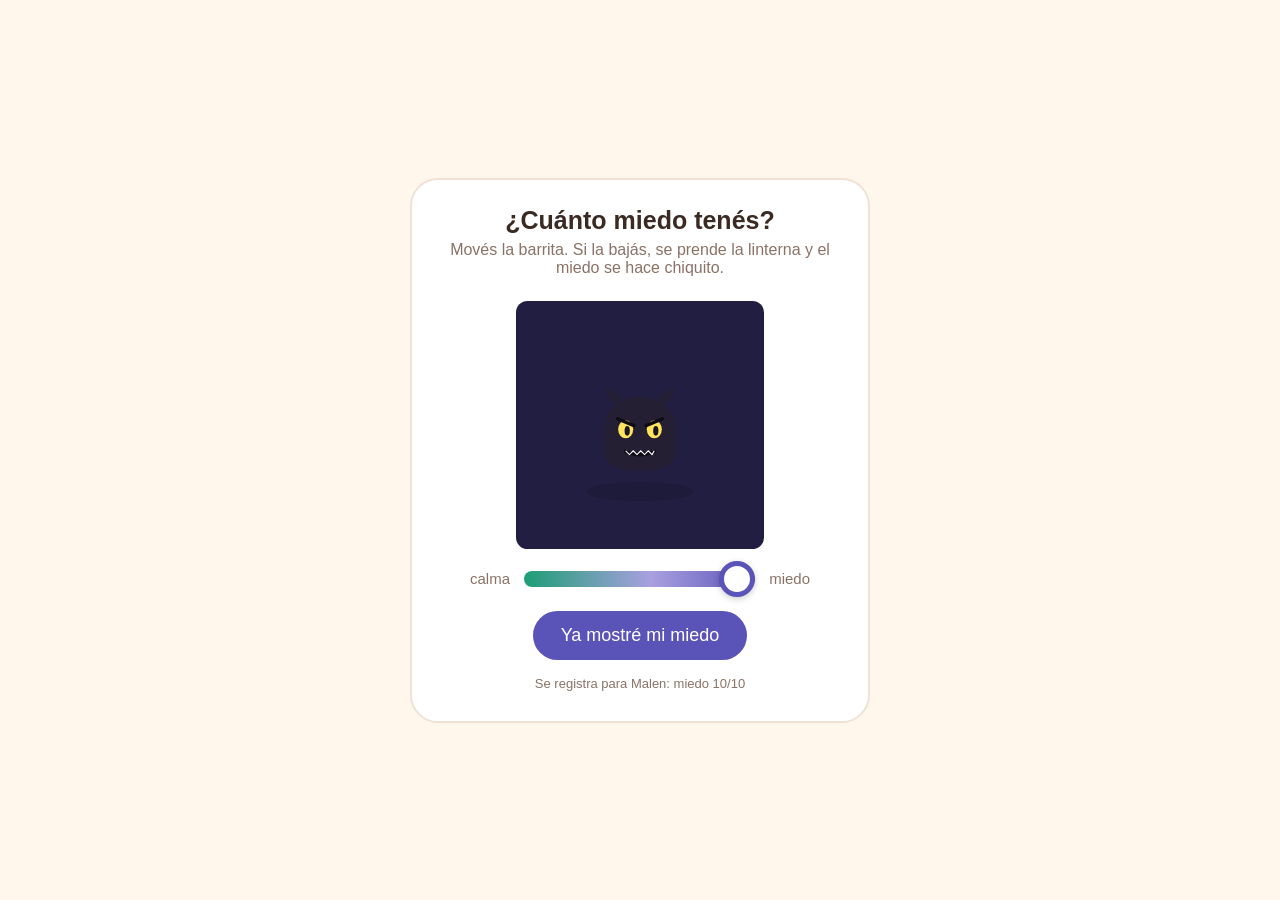
<file: emociones-app/activities/miedo.html>
<!DOCTYPE html>
<html lang="es">
<head>
<meta charset="UTF-8" />
<meta name="viewport" content="width=device-width, initial-scale=1.0" />
<title>Actividad: La linterna del miedo</title>


<style>
  :root {
    --fondo:        #FFF6EC;
    --tarjeta:      #FFFFFF;
    --texto:        #3A2A22;
    --texto-suave:  #8A7266;
    --miedo:        #5B54B8;   /* violeta del miedo */
    --calma:        #1D9E75;
    --calma-suave:  #E1F5EE;
    --borde:        #F0E3D6;
  }
  * { box-sizing: border-box; }
  body {
    margin: 0; min-height: 100vh;
    display: flex; align-items: center; justify-content: center;
    background: var(--fondo);
    font-family: 'Nunito', sans-serif; color: var(--texto);
    padding: 16px;
  }
  .tarjeta {
    width: 100%; max-width: 460px;
    background: var(--tarjeta);
    border-radius: 28px; border: 2px solid var(--borde);
    padding: 26px 22px 30px; text-align: center;
  }
  .titulo {
    font-family: 'Fredoka', sans-serif; font-weight: 600;
    font-size: 25px; margin: 0 0 6px;
  }
  .consigna {
    font-size: 16px; color: var(--texto-suave);
    margin: 0 0 10px; min-height: 44px; transition: color 0.3s;
  }
  .escena {
    width: 260px; height: 260px; margin: 0 auto;
    display: flex; align-items: center; justify-content: center;
    user-select: none; -webkit-tap-highlight-color: transparent;
  }
  .escena.sacudir { animation: sacudida 0.14s; }
  @keyframes sacudida {
    0%,100% { transform: translateX(0); }
    50%     { transform: translateX(5px); }
  }

  /* ----- Barra deslizante ----- */
  .nivel {
    display: flex; align-items: center; gap: 12px;
    max-width: 340px; margin: 14px auto 0;
    font-family: 'Fredoka', sans-serif; font-size: 15px; color: var(--texto-suave);
  }
  .slider {
    -webkit-appearance: none; appearance: none;
    flex: 1; height: 16px; border-radius: 999px; outline: none; cursor: pointer;
    background: linear-gradient(90deg, var(--calma), #A9A0E0 55%, var(--miedo));
  }
  .slider::-webkit-slider-thumb {
    -webkit-appearance: none; appearance: none;
    width: 36px; height: 36px; border-radius: 50%;
    background: #fff; border: 5px solid var(--miedo);
    box-shadow: 0 2px 6px rgba(0,0,0,0.20); cursor: pointer; transition: border-color 0.3s;
  }
  .slider::-moz-range-thumb {
    width: 36px; height: 36px; border-radius: 50%;
    background: #fff; border: 5px solid var(--miedo);
    box-shadow: 0 2px 6px rgba(0,0,0,0.20); cursor: pointer;
  }
  .slider.calma::-webkit-slider-thumb { border-color: var(--calma); }
  .slider.calma::-moz-range-thumb     { border-color: var(--calma); }
  .slider:disabled { opacity: 0.6; cursor: default; }

  /* ----- Grilla de actividades (2da página) ----- */
  .actividades {
    display: none;
    grid-template-columns: repeat(3, 1fr);
    gap: 10px; margin-top: 18px;
  }
  .actividades.visible { display: grid; }
  .opcion {
    display: flex; flex-direction: column; align-items: center; gap: 6px;
    background: var(--calma-suave); border: 2px solid var(--calma-suave);
    border-radius: 16px; padding: 12px 6px; cursor: pointer;
    font-family: 'Fredoka', sans-serif; color: var(--texto);
    transition: transform 0.1s, border-color 0.2s;
  }
  .opcion:hover  { border-color: var(--calma); }
  .opcion:active { transform: scale(0.95); }
  .opcion-img {
    width: 56px; height: 56px; border-radius: 12px; background: #fff;
    display: flex; align-items: center; justify-content: center;
    font-size: 32px; line-height: 1;
  }
  .opcion-img img { width: 100%; height: 100%; object-fit: contain; border-radius: 12px; }
  .opcion-txt { font-size: 12px; color: var(--texto-suave); line-height: 1.15; }

  .boton {
    margin-top: 22px; font-family: 'Fredoka', sans-serif;
    font-size: 18px; font-weight: 500; color: #fff;
    background: var(--miedo); border: none; border-radius: 999px;
    padding: 14px 28px; cursor: pointer;
    transition: background 0.2s, transform 0.1s;
  }
  .boton:hover  { filter: brightness(0.95); }
  .boton:active { transform: scale(0.96); }
  .registro {
    margin: 16px auto 0; font-size: 13px; color: var(--texto-suave);
    font-family: 'Nunito', sans-serif;
  }
  @media (prefers-reduced-motion: reduce) {
    .escena.sacudir { animation: none; }
  }
</style>
</head>
<body>

  <div class="tarjeta">
    <h1 class="titulo" id="titulo">¿Cuánto miedo tenés?</h1>
    <p class="consigna" id="consigna">Movés la barrita. Si la bajás, se prende la linterna y el miedo se hace chiquito.</p>

    <div class="escena" id="escena">
      <svg viewBox="0 0 560 560" width="248" height="248" xmlns="http://www.w3.org/2000/svg" aria-hidden="true">
        <defs>
          <radialGradient id="luz" cx="50%" cy="48%" r="55%">
            <stop offset="0%"  stop-color="#FFF3C8" stop-opacity="0.95"/>
            <stop offset="100%" stop-color="#FFF3C8" stop-opacity="0"/>
          </radialGradient>
        </defs>

        <!-- Cuarto: cambia de oscuro (miedo) a claro (calma) -->
        <rect id="cuarto" x="0" y="0" width="560" height="560" rx="26" fill="#FFF1D6"/>
        <!-- Luz de la linterna (más fuerte cuanto más calma) -->
        <circle id="luz" cx="280" cy="285" r="230" fill="url(#luz)" opacity="0"/>
        <!-- Sombra en el piso -->
        <ellipse cx="280" cy="430" rx="120" ry="22" fill="#000" opacity="0.12"/>
        <!-- Halo suave de respiración (2da página) -->
        <circle id="respiracion" cx="280" cy="300" r="0" fill="#FFE29A" opacity="0.45"/>

        <!-- EL MONSTRUO: dos versiones superpuestas que se cruzan.
             #feo (asustador) y #lindo (simpático). El grupo entero se
             son siempre del mismo tamaño; solo cambia cuál se ve. -->
        <g id="monstruo" transform="translate(280,300) scale(0.85)">

          <!-- ---- Monstruo simpático ---- -->
          <g id="lindo">
            <line x1="-45" y1="-82" x2="-60" y2="-120" stroke="#7FB8E6" stroke-width="9" stroke-linecap="round"/>
            <circle cx="-60" cy="-124" r="10" fill="#F4A6C0"/>
            <line x1="45" y1="-82" x2="60" y2="-120" stroke="#7FB8E6" stroke-width="9" stroke-linecap="round"/>
            <circle cx="60" cy="-124" r="10" fill="#F4A6C0"/>
            <path d="M-90,30 Q-100,-60 -40,-85 Q0,-98 40,-85 Q100,-60 90,30 Q95,85 40,92 Q0,99 -40,92 Q-95,85 -90,30 Z" fill="#7FB8E6"/>
            <circle cx="-34" cy="-10" r="22" fill="#fff"/>
            <circle cx="34" cy="-10" r="22" fill="#fff"/>
            <circle cx="-30" cy="-6" r="10" fill="#2A2440"/>
            <circle cx="38" cy="-6" r="10" fill="#2A2440"/>
            <circle cx="-26" cy="-10" r="3.5" fill="#fff"/>
            <circle cx="42" cy="-10" r="3.5" fill="#fff"/>
            <circle cx="-58" cy="26" r="12" fill="#F7B7CE" opacity="0.85"/>
            <circle cx="58" cy="26" r="12" fill="#F7B7CE" opacity="0.85"/>
            <path d="M-30,34 Q0,62 30,34" fill="none" stroke="#2A2440" stroke-width="6" stroke-linecap="round"/>
          </g>

          <!-- ---- Monstruo asustador ---- -->
          <g id="feo" opacity="0">
            <path d="M-72,-80 L-98,-128 L-46,-94 Z" fill="#241F33"/>
            <path d="M72,-80 L98,-128 L46,-94 Z" fill="#241F33"/>
            <path d="M-95,38 Q-108,-68 -40,-92 Q0,-106 40,-92 Q108,-68 95,38 Q100,90 40,95 Q0,101 -40,95 Q-100,90 -95,38 Z" fill="#241F33"/>
            <ellipse cx="-38" cy="-12" rx="20" ry="24" fill="#FFE45C"/>
            <ellipse cx="38" cy="-12" rx="20" ry="24" fill="#FFE45C"/>
            <ellipse cx="-34" cy="-8" rx="7" ry="13" fill="#1B1626"/>
            <ellipse cx="42" cy="-8" rx="7" ry="13" fill="#1B1626"/>
            <path d="M-60,-40 L-16,-22" stroke="#0F0B16" stroke-width="9" stroke-linecap="round"/>
            <path d="M60,-40 L16,-22" stroke="#0F0B16" stroke-width="9" stroke-linecap="round"/>
            <path d="M-42,42 Q0,58 42,42 L42,50 Q0,70 -42,50 Z" fill="#0F0B16"/>
            <polyline points="-38,45 -28,55 -18,45 -8,55 2,45 12,55 22,45 32,55 38,45"
                      fill="none" stroke="#fff" stroke-width="3"/>
          </g>

        </g>
      </svg>
    </div>

    <div class="nivel">
      <span>calma</span>
      <input type="range" class="slider" id="slider" min="0" max="10" step="1" value="10" aria-label="Nivel de miedo">
      <span>miedo</span>
    </div>

    <div class="actividades" id="actividades"></div>

    <button class="boton" id="boton">Ya mostré mi miedo</button>

    <p class="registro" id="registro">Se registra para Malen: miedo 0/10</p>
  </div>

<script>
/* ================================================================
   CONFIGURACIÓN
   ================================================================ */
const ACTIVIDAD = {
  emocion: "miedo",
  textos: {
    inicioTitulo:   "¿Cuánto miedo tenés?",
    inicioConsigna: "Movés la barrita. Si la bajás, se prende la linterna y el miedo se hace chiquito.",
    calmaTitulo:    "Ahora vamos a achicar el miedo",
    calmaConsigna:  "Respirá y bajá la barrita. Cuando estés mejor, tocá lo que te ayuda.",
    cierreTitulo:   "¡Muy bien!",
    cierreConsigna: "Miraste tu miedo de frente y lo hiciste chiquito y amigable.",
    botonSacar:     "Ya mostré mi miedo"
  }
};

/* Las 9 actividades de calma para el Miedo. */
const ACCIONES_MIEDO = [
  { id: "respirar",         nombre: "Respirar hondo" },
  { id: "abrazo_mariposa",  nombre: "Abrazo de mariposa" },
  { id: "lugar_feliz",      nombre: "Mi lugar feliz" },
  { id: "frase_amable",     nombre: "Decirme algo bueno" },
  { id: "pedir_abrazo",     nombre: "Pedir un abrazo" },
  { id: "contar_a_alguien", nombre: "Contarle a alguien" },
  { id: "pedir_ayuda",      nombre: "Pedir ayuda" },
  { id: "dibujar",          nombre: "Dibujar lo que siento" },
  { id: "objeto_querido",   nombre: "Abrazar mi peluche" }
];

/* ================================================================
   ESTADO
   ================================================================ */
const estado = {
  fase: "sacar",
  intensidad: 10,
  pico: 10,
  queLoAyudo: null
};

const el = {
  titulo:       document.getElementById("titulo"),
  consigna:     document.getElementById("consigna"),
  escena:       document.getElementById("escena"),
  cuarto:       document.getElementById("cuarto"),
  luz:          document.getElementById("luz"),
  respiracion:  document.getElementById("respiracion"),
  monstruo:     document.getElementById("monstruo"),
  feo:          document.getElementById("feo"),
  lindo:        document.getElementById("lindo"),
  slider:       document.getElementById("slider"),
  actividades:  document.getElementById("actividades"),
  boton:        document.getElementById("boton"),
  registro:     document.getElementById("registro")
};

/* ================================================================
   FUNCIONES
   ================================================================ */

// Mezcla dos números según t (0 a 1). Sirve para pasar de un color a otro.
function lerp(a, b, t) { return a + (b - a) * t; }

// Color del cuarto: de crema claro (calma) a violeta oscuro (miedo)
function colorCuarto(t) {
  const r = Math.round(lerp(255, 34, t));
  const g = Math.round(lerp(241, 30, t));
  const b = Math.round(lerp(214, 66, t));
  return "rgb(" + r + "," + g + "," + b + ")";
}

// dibujar(): mira el nivel de miedo y actualiza toda la escena
function dibujar() {
  const i = estado.intensidad;
  const t = i / 10;                                  // 0 = calma, 1 = mucho miedo

  el.cuarto.setAttribute("fill", colorCuarto(t));    // el cuarto se oscurece
  el.luz.setAttribute("opacity", (1 - t) * 0.9);     // la linterna alumbra al calmarse

  // Los dos monstruos quedan siempre del mismo tamaño (fijado en el SVG).
  el.feo.setAttribute("opacity",  t.toFixed(2));     // asustador aparece con el miedo
  el.lindo.setAttribute("opacity", (1 - t).toFixed(2)); // simpático aparece con la calma

  el.slider.value = i;
  const etiqueta = estado.fase === "cierre" ? "Guardado para Malen" : "Se registra para Malen";
  el.registro.textContent = etiqueta + ": miedo " + Math.round(i) + "/10";
}

function sacudir() {
  el.escena.classList.add("sacudir");
  setTimeout(() => el.escena.classList.remove("sacudir"), 140);
}

/* ------------------ LA BARRA DESLIZANTE ------------------ */
let ultimoNivel = 10;
function moverBarra() {
  if (estado.fase === "cierre") { el.slider.value = estado.intensidad; return; }
  const val = parseInt(el.slider.value, 10);
  if (val > ultimoNivel) sacudir();        // tiembla un poco cuando el miedo sube
  ultimoNivel = val;
  estado.intensidad = val;
  estado.pico = Math.max(estado.pico, val);
  dibujar();
}

/* Género de las ilustraciones: M/F si viene en la URL (?sex=M o ?sex=F,
   según la ficha del paciente), si no, la variante neutral. */
const GENERO = (() => {
  const g = new URLSearchParams(location.search).get('sex');
  return (g === 'M' || g === 'F') ? g : 'N';
})();

/* ------------------ ARMAR LAS ACTIVIDADES ------------------ */
function renderActividades() {
  ACCIONES_MIEDO.forEach(accion => {
    const boton = document.createElement("button");
    boton.className = "opcion";
    boton.dataset.id = accion.id;
    boton.innerHTML =
      '<span class="opcion-img"><img src="imagenes/' + accion.id + '-' + GENERO + '.png" alt=""></span>' +
      '<span class="opcion-txt">' + accion.nombre + '</span>';
    boton.addEventListener("click", () => elegirAyuda(accion.id));
    el.actividades.appendChild(boton);
  });
}

/* ------------------ FASE 2: CALMARSE ------------------ */
function empezarCalma() {
  if (estado.pico === 0) return;
  estado.fase = "calma";
  el.titulo.textContent    = ACTIVIDAD.textos.calmaTitulo;
  el.consigna.textContent  = ACTIVIDAD.textos.calmaConsigna;
  el.slider.classList.add("calma");
  el.actividades.classList.add("visible");
  el.boton.style.display   = "none";
  animarRespiracion();
}
function animarRespiracion() {
  let r = 40, creciendo = true;
  setInterval(() => {
    if (creciendo) { r += 1.8; if (r >= 115) creciendo = false; }
    else           { r -= 1.8; if (r <= 40)  creciendo = true; }
    el.respiracion.setAttribute("r", r);
  }, 40);
}

/* ------------------ FASE 3: CIERRE ------------------ */
function elegirAyuda(id) {
  if (estado.fase !== "calma") return;
  const accion = ACCIONES_MIEDO.find(a => a.id === id);
  estado.queLoAyudo = accion ? accion.nombre : id;
  estado.fase = "cierre";
  el.titulo.textContent   = ACTIVIDAD.textos.cierreTitulo;
  el.consigna.textContent = ACTIVIDAD.textos.cierreConsigna;
  el.consigna.style.color = "var(--calma)";
  el.actividades.classList.remove("visible");
  el.slider.disabled = true;

  const resultado = {
    emocion: ACTIVIDAD.emocion,
    intensidadMaxima: estado.pico,
    intensidadFinal: Math.round(estado.intensidad),
    queLoAyudo: id,
    queLoAyudoNombre: estado.queLoAyudo,
    reguloSolo: estado.intensidad <= 3,
    fecha: new Date().toISOString()
  };
  console.log("Resultado de la sesión:", resultado);
  if (window.parent !== window) { window.parent.postMessage(Object.assign({ type: "activity-complete" }, resultado), "*"); }
  el.registro.textContent =
    "Guardado en la ficha: llegó a " + resultado.intensidadMaxima +
    "/10 · lo ayudó " + resultado.queLoAyudoNombre.toLowerCase();

  // El cierre siempre muestra al monstruo ya calmado y amigable,
  // más allá de en qué nivel haya quedado la barrita.
  el.feo.setAttribute("opacity", "0");
  el.lindo.setAttribute("opacity", "1");
  el.luz.setAttribute("opacity", "0.9");
  el.cuarto.setAttribute("fill", colorCuarto(0));
  el.slider.value = 0;
}

/* ================================================================
   CONEXIONES Y ARRANQUE
   ================================================================ */
renderActividades();
el.slider.addEventListener("input", moverBarra);
el.boton.addEventListener("click", empezarCalma);

el.titulo.textContent   = ACTIVIDAD.textos.inicioTitulo;
el.consigna.textContent = ACTIVIDAD.textos.inicioConsigna;
el.boton.textContent    = ACTIVIDAD.textos.botonSacar;
dibujar();
</script>
</body>
</html>
</file>
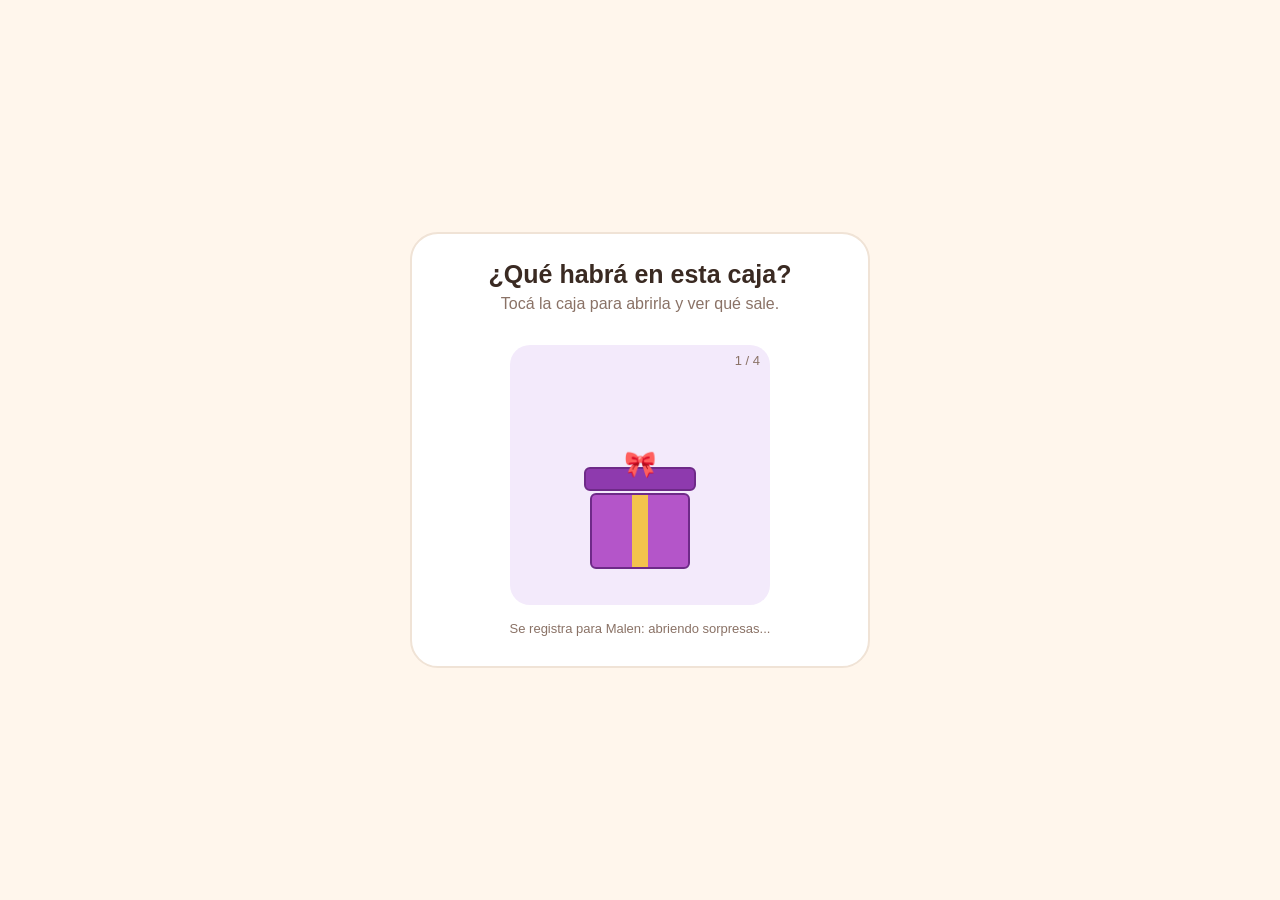
<file: emociones-app/activities/sorpresa.html>
<!DOCTYPE html>
<html lang="es">
<head>
<meta charset="UTF-8" />
<meta name="viewport" content="width=device-width, initial-scale=1.0" />
<title>Actividad: ¿Qué habrá en esta caja?</title>
<style>
  :root {
    --fondo:#FFF6EC; --tarjeta:#FFFFFF; --texto:#3A2A22; --texto-suave:#8A7266;
    --sorpresa:#A24EC0; --calma:#1D9E75; --si:#2E9E6B; --no:#C98A3C; --borde:#F0E3D6;
  }
  * { box-sizing:border-box; }
  body { margin:0; min-height:100vh; display:flex; align-items:center; justify-content:center;
    background:var(--fondo); font-family:'Nunito',sans-serif; color:var(--texto); padding:16px; }
  .tarjeta { width:100%; max-width:460px; background:var(--tarjeta);
    border-radius:28px; border:2px solid var(--borde); padding:26px 22px 30px; text-align:center; }
  .titulo { font-family:'Fredoka',sans-serif; font-weight:600; font-size:25px; margin:0 0 6px; }
  .consigna { font-size:16px; color:var(--texto-suave); margin:0 0 6px; min-height:44px; transition:color .3s; }

  .escena { position:relative; width:260px; height:260px; margin:4px auto 0;
    background:#F3EAFB; border-radius:20px; overflow:hidden; user-select:none; }
  .progreso { position:absolute; top:8px; right:10px; font-family:'Fredoka',sans-serif; font-size:13px; color:var(--texto-suave); }

  .contenido { position:absolute; left:50%; bottom:120px; transform:translateX(-50%) scale(0);
    font-size:66px; line-height:1; transition:transform .3s ease; }
  .contenido.visible { transform:translateX(-50%) scale(1); }

  .caja { position:absolute; bottom:36px; left:50%; transform:translateX(-50%); width:100px; }
  .lid { width:112px; height:24px; margin-left:-6px; background:#8E3AAE; border:2px solid #6E2A88;
    border-radius:6px; position:relative; transition:transform .25s ease, opacity .25s ease; }
  .lid .bow { position:absolute; top:-20px; left:50%; transform:translateX(-50%); font-size:26px; }
  .box { width:100px; height:76px; margin-top:2px; background:#B455C9; border:2px solid #6E2A88;
    border-radius:6px; position:relative; overflow:hidden; }
  .ribbon { position:absolute; left:50%; top:0; transform:translateX(-50%); width:16px; height:100%; background:#F4C34D; }
  .quest { position:absolute; inset:0; display:none; align-items:center; justify-content:center;
    font-family:'Fredoka',sans-serif; font-size:44px; color:#fff; }
  .caja.abierta .lid { transform:translateY(-34px) rotate(-10deg); opacity:0; }
  /* Caja misteriosa (la final) */
  .caja.misterio .box { background:#6B5B8A; border-color:#4A3D63; }
  .caja.misterio .lid { background:#544773; border-color:#4A3D63; }
  .caja.misterio .ribbon { background:#B9A9D9; }
  .caja.misterio .quest { display:flex; }
  .caja.misterio.abierta .quest { display:none; }

  .tapZone { position:absolute; inset:0; z-index:4; background:transparent; border:none; padding:0; margin:0;
    cursor:pointer; -webkit-appearance:none; appearance:none; }

  .fila { display:none; justify-content:center; gap:12px; margin-top:16px; }
  .fila.visible { display:flex; }
  .btnR { font-family:'Fredoka',sans-serif; font-size:16px; color:#fff; border:none; border-radius:999px;
    padding:12px 18px; cursor:pointer; transition:filter .2s, transform .1s; }
  .btnR:active { transform:scale(.95); }
  .btnR.si { background:var(--si); }
  .btnR.no { background:var(--no); }

  .registro { margin:16px auto 0; font-size:13px; color:var(--texto-suave); font-family:'Nunito',sans-serif; }
</style>
</head>
<body>
  <div class="tarjeta">
    <h1 class="titulo" id="titulo">¿Qué habrá en esta caja?</h1>
    <p class="consigna" id="consigna">Tocá la caja para abrirla y ver qué sale.</p>

    <div class="escena" id="escena">
      <span class="progreso" id="progreso">1 / 4</span>
      <div class="contenido" id="contenido"></div>
      <div class="caja" id="caja">
        <div class="lid"><div class="bow">🎀</div></div>
        <div class="box"><div class="ribbon"></div><div class="quest" id="quest">?</div></div>
      </div>
      <button class="tapZone" id="tapZone" type="button" aria-label="Abrir la caja"></button>
    </div>

    <!-- Botones para decir si gustó (cajas normales) -->
    <div class="fila" id="rating">
      <button class="btnR si" data-r="linda" type="button">😊 ¡Me gustó!</button>
      <button class="btnR no" data-r="fea" type="button">😕 No me gustó</button>
    </div>

    <!-- Botones para adivinar (caja final) -->
    <div class="fila" id="prediccion">
      <button class="btnR si" data-g="lindo" type="button">🙂 Algo lindo</button>
      <button class="btnR no" data-g="feo" type="button">🙁 Algo feo</button>
    </div>

    <p class="registro" id="registro">Se registra para Malen: abriendo sorpresas...</p>
  </div>

<script>
const ACTIVIDAD = { emocion:"sorpresa" };

/* Cajas normales: contenido variado. La reacción la elige el chico. */
const CAJAS = [
  { id:"globos", nombre:"globos",    emoji:"🎈" },
  { id:"arana",  nombre:"una araña", emoji:"🕷️" },
  { id:"torta",  nombre:"una torta", emoji:"🎂" },
  { id:"lluvia", nombre:"lluvia",    emoji:"🌧️" }
];
/* La caja final: por fuera se ve rara, pero adentro hay algo lindo (la vuelta de tuerca) */
const FINAL = { emoji:"🐱", nombre:"un gatito" };

const estado = { fase:"abrir", indice:0, abierta:false, valoraciones:[], prediccion:null };

const el = {
  titulo:document.getElementById("titulo"), consigna:document.getElementById("consigna"),
  progreso:document.getElementById("progreso"), contenido:document.getElementById("contenido"),
  caja:document.getElementById("caja"), quest:document.getElementById("quest"),
  tapZone:document.getElementById("tapZone"),
  rating:document.getElementById("rating"), prediccion:document.getElementById("prediccion"),
  registro:document.getElementById("registro")
};

/* ---------- Cajas normales ---------- */
function mostrarCaja() {
  estado.abierta = false;
  el.caja.classList.remove("abierta");
  el.contenido.classList.remove("visible");
  el.contenido.textContent = "";
  el.rating.classList.remove("visible");
  el.tapZone.style.display = "block";
  el.progreso.textContent = (estado.indice + 1) + " / " + CAJAS.length;
  el.consigna.textContent = "Tocá la caja para abrirla y ver qué sale.";
  el.consigna.style.color = "var(--texto-suave)";
}
function abrirCaja() {
  if (estado.fase !== "abrir" || estado.abierta) return;
  estado.abierta = true;
  const caja = CAJAS[estado.indice];
  el.caja.classList.add("abierta");
  el.contenido.textContent = caja.emoji;
  requestAnimationFrame(() => el.contenido.classList.add("visible"));
  el.tapZone.style.display = "none";
  el.consigna.textContent = "¡Salió " + caja.nombre + "! ¿Te gustó esta sorpresa?";
  el.rating.classList.add("visible");
}
function calificar(reaccion) {
  if (!estado.abierta) return;
  const caja = CAJAS[estado.indice];
  estado.valoraciones.push({ id: caja.id, nombre: caja.nombre, reaccion: reaccion });
  if (estado.indice < CAJAS.length - 1) {
    estado.indice++;
    mostrarCaja();
  } else {
    iniciarFinal();
  }
}

/* ---------- Caja final: predecir + vuelta de tuerca ---------- */
function iniciarFinal() {
  estado.fase = "final";
  estado.abierta = false;
  el.rating.classList.remove("visible");
  el.caja.classList.remove("abierta");
  el.caja.classList.add("misterio");
  el.contenido.classList.remove("visible");
  el.contenido.textContent = "";
  el.tapZone.style.display = "none";
  el.progreso.textContent = "última";
  el.consigna.textContent = "Última caja... esta se ve rara. ¿Qué creés que habrá adentro?";
  el.consigna.style.color = "var(--sorpresa)";
  el.prediccion.classList.add("visible");
}
function predecir(guess) {
  if (estado.fase !== "final") return;
  estado.prediccion = guess;
  estado.fase = "cierre";
  el.prediccion.classList.remove("visible");

  // se abre y sale algo LINDO (aunque por fuera parecía otra cosa)
  el.caja.classList.add("abierta");
  el.contenido.textContent = FINAL.emoji;
  requestAnimationFrame(() => el.contenido.classList.add("visible"));

  el.titulo.textContent = "¡Qué sorpresa!";
  const reaccion = (guess === "feo")
    ? "Parecía que iba a ser feo… ¡y salió " + FINAL.nombre + "! ¿Viste? No siempre es como uno espera."
    : "¡Salió " + FINAL.nombre + "! A veces acertamos, pero no siempre las sorpresas son como esperamos.";
  el.consigna.textContent = reaccion + " La vida da sorpresas lindas, y a veces no tanto: ¡hay que estar listos para lo inesperado!";
  el.consigna.style.color = "var(--calma)";

  const lindas = estado.valoraciones.filter(v => v.reaccion === "linda").length;
  const resultado = {
    emocion: ACTIVIDAD.emocion,
    valoraciones: estado.valoraciones,
    lindas: lindas, feas: estado.valoraciones.length - lindas,
    prediccionFinal: guess, saleFinal: FINAL.id ? FINAL.nombre : FINAL.nombre,
    acertoFinal: guess === "lindo",
    fecha: new Date().toISOString()
  };
  console.log("Resultado de la sesión:", resultado);
  if (window.parent !== window) { window.parent.postMessage(Object.assign({ type: "activity-complete" }, resultado), "*"); }
  el.registro.textContent =
    "Guardado en la ficha: " + lindas + " le gustaron · predijo '" + guess + "' en la última";
}

el.tapZone.addEventListener("click", abrirCaja);
el.rating.querySelectorAll(".btnR").forEach(b => b.addEventListener("click", () => calificar(b.dataset.r)));
el.prediccion.querySelectorAll(".btnR").forEach(b => b.addEventListener("click", () => predecir(b.dataset.g)));

mostrarCaja();
</script>
</body>
</html>
</file>
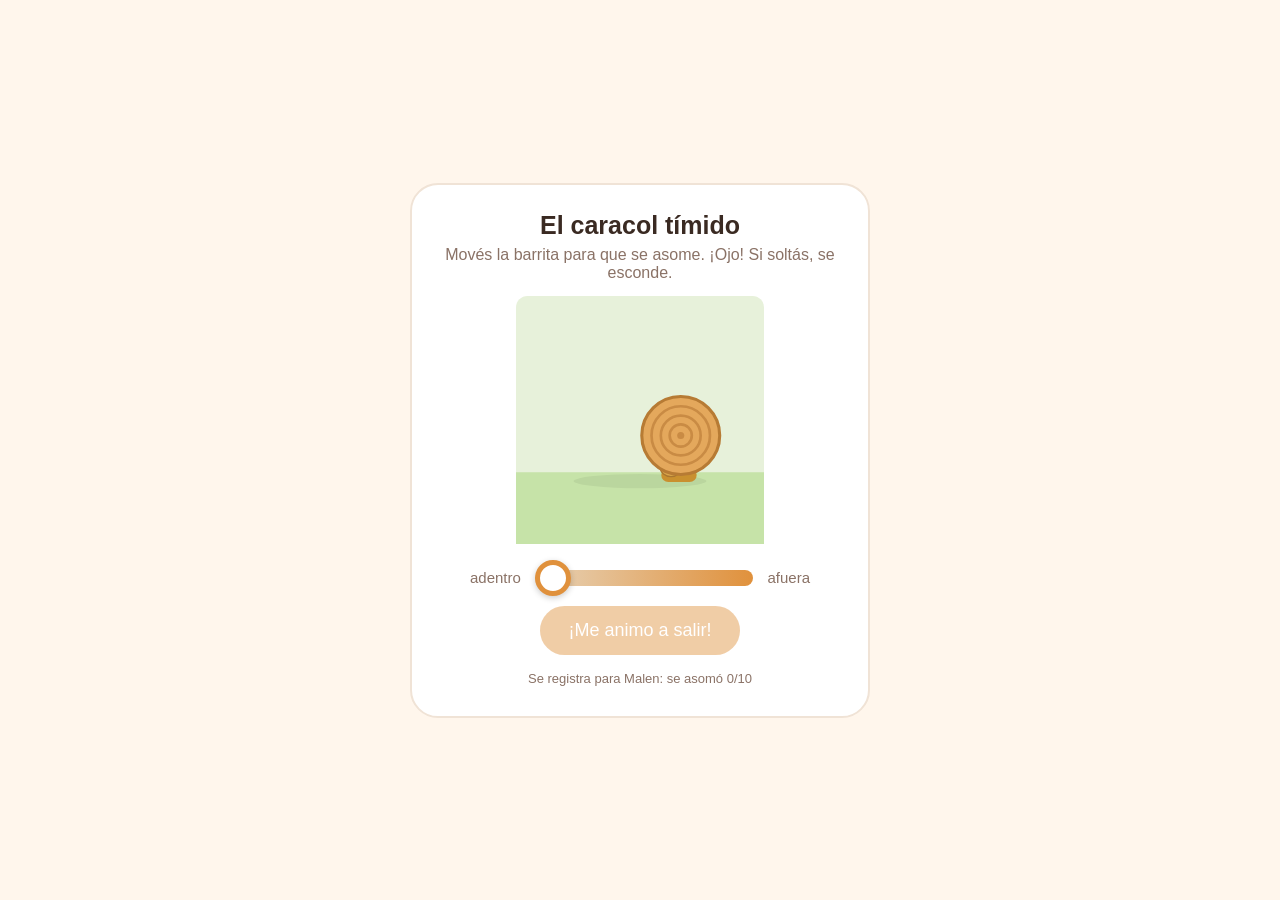
<file: emociones-app/activities/timidez.html>
<!DOCTYPE html>
<html lang="es">
<head>
<meta charset="UTF-8" />
<meta name="viewport" content="width=device-width, initial-scale=1.0" />
<title>Actividad: El caracol tímido</title>


<style>
  :root {
    --fondo:        #FFF6EC;
    --tarjeta:      #FFFFFF;
    --texto:        #3A2A22;
    --texto-suave:  #8A7266;
    --timidez:      #E0913C;   /* naranja tibio */
    --calma:        #1D9E75;
    --calma-suave:  #E1F5EE;
    --borde:        #F0E3D6;
  }
  * { box-sizing: border-box; }
  body {
    margin: 0; min-height: 100vh;
    display: flex; align-items: center; justify-content: center;
    background: var(--fondo);
    font-family: 'Nunito', sans-serif; color: var(--texto);
    padding: 16px;
  }
  .tarjeta {
    width: 100%; max-width: 460px;
    background: var(--tarjeta);
    border-radius: 28px; border: 2px solid var(--borde);
    padding: 26px 22px 30px; text-align: center;
  }
  .titulo {
    font-family: 'Fredoka', sans-serif; font-weight: 600;
    font-size: 25px; margin: 0 0 6px;
  }
  .consigna {
    font-size: 16px; color: var(--texto-suave);
    margin: 0 0 6px; min-height: 44px; transition: color 0.3s;
  }
  .escena {
    position: relative;
    width: 260px; height: 260px; margin: 4px auto 0;
    user-select: none;
  }

  /* Burbujita motivadora (tamaño y tono varían) */
  .burbuja {
    position: absolute; z-index: 5; pointer-events: none;
    max-width: 155px; text-align: center;
    background: var(--bg, #fff); color: var(--texto);
    font-family: 'Fredoka', sans-serif; line-height: 1.2;
    padding: 8px 12px; border-radius: 14px;
    border: 2px solid var(--bd, #DDE6F0);
    box-shadow: 0 4px 12px rgba(90,70,40,0.16);
    opacity: 0; transform: translateY(8px) scale(0.9);
    transition: opacity 0.3s ease, transform 0.3s ease;
  }
  .burbuja::after {
    content: ""; position: absolute; left: 22px; bottom: -8px;
    width: 12px; height: 12px; background: var(--bg, #fff);
    border-right: 2px solid var(--bd, #DDE6F0);
    border-bottom: 2px solid var(--bd, #DDE6F0);
    transform: rotate(45deg);
  }
  .burbuja.visible { opacity: 1; transform: translateY(0) scale(1); }

  /* ----- Barra deslizante ----- */
  .nivel {
    display: flex; align-items: center; gap: 12px;
    max-width: 340px; margin: 12px auto 0;
    font-family: 'Fredoka', sans-serif; font-size: 15px; color: var(--texto-suave);
  }
  .slider {
    -webkit-appearance: none; appearance: none;
    flex: 1; height: 16px; border-radius: 999px; outline: none; cursor: pointer;
    background: linear-gradient(90deg, #E7D3B8, var(--timidez));
  }
  .slider::-webkit-slider-thumb {
    -webkit-appearance: none; appearance: none;
    width: 36px; height: 36px; border-radius: 50%;
    background: #fff; border: 5px solid var(--timidez);
    box-shadow: 0 2px 6px rgba(0,0,0,0.20); cursor: pointer;
  }
  .slider::-moz-range-thumb {
    width: 36px; height: 36px; border-radius: 50%;
    background: #fff; border: 5px solid var(--timidez);
    box-shadow: 0 2px 6px rgba(0,0,0,0.20); cursor: pointer;
  }
  .slider:disabled { opacity: 0.6; cursor: default; }

  /* ----- Grilla de actividades (2da página) ----- */
  .actividades {
    display: none; grid-template-columns: repeat(3, 1fr);
    gap: 10px; margin-top: 16px;
  }
  .actividades.visible { display: grid; }
  .opcion {
    display: flex; flex-direction: column; align-items: center; gap: 6px;
    background: var(--calma-suave); border: 2px solid var(--calma-suave);
    border-radius: 16px; padding: 12px 6px; cursor: pointer;
    font-family: 'Fredoka', sans-serif; color: var(--texto);
    transition: transform 0.1s, border-color 0.2s;
  }
  .opcion:hover  { border-color: var(--calma); }
  .opcion:active { transform: scale(0.95); }
  .opcion-img {
    width: 56px; height: 56px; border-radius: 12px; background: #fff;
    display: flex; align-items: center; justify-content: center;
    font-size: 32px; line-height: 1;
  }
  .opcion-img img { width: 100%; height: 100%; object-fit: contain; border-radius: 12px; }
  .opcion-txt { font-size: 12px; color: var(--texto-suave); line-height: 1.15; }

  .boton {
    margin-top: 18px; font-family: 'Fredoka', sans-serif;
    font-size: 18px; font-weight: 500; color: #fff;
    background: var(--timidez); border: none; border-radius: 999px;
    padding: 14px 28px; cursor: pointer;
    transition: filter 0.2s, transform 0.1s, opacity 0.2s;
  }
  .boton:hover  { filter: brightness(0.95); }
  .boton:active { transform: scale(0.96); }
  .boton:disabled { opacity: 0.45; cursor: default; }
  .registro {
    margin: 16px auto 0; font-size: 13px; color: var(--texto-suave);
    font-family: 'Nunito', sans-serif;
  }
</style>
</head>
<body>

  <div class="tarjeta">
    <h1 class="titulo" id="titulo">El caracol tímido</h1>
    <p class="consigna" id="consigna">Movés la barrita para que se asome. ¡Ojo! Si soltás, se esconde.</p>

    <div class="escena" id="escena">
      <svg viewBox="0 0 560 560" width="248" height="248" xmlns="http://www.w3.org/2000/svg" aria-hidden="true">
        <!-- Fondo y pasto -->
        <rect x="0" y="0" width="560" height="560" rx="26" fill="#E7F1DA"/>
        <rect x="0" y="398" width="560" height="162" fill="#C6E3A8"/>
        <ellipse cx="280" cy="418" rx="150" ry="16" fill="#000" opacity="0.06"/>

        <!-- Pie del caracol (su base) -->
        <line id="foot" x1="150" y1="404" x2="392" y2="404" stroke="#C9902F" stroke-width="32" stroke-linecap="round"/>

        <!-- Cabeza con antenitas y ojos -->
        <g id="cabeza" transform="translate(350,388)">
          <ellipse cx="0" cy="0" rx="24" ry="20" fill="#D8A64C" stroke="#A9762F" stroke-width="3"/>
          <path d="M-19,3 Q-14,9 -7,5" fill="none" stroke="#7A5320" stroke-width="3" stroke-linecap="round"/>
          <line id="stalkL" x1="-9" y1="-12" x2="-11" y2="-34" stroke="#D8A64C" stroke-width="6" stroke-linecap="round"/>
          <line id="stalkR" x1="9"  y1="-12" x2="11"  y2="-34" stroke="#D8A64C" stroke-width="6" stroke-linecap="round"/>
          <g id="eyeL" transform="translate(-11,-34)">
            <circle r="7" fill="#fff" stroke="#A9762F" stroke-width="2"/>
            <circle cx="-1" cy="0" r="3.2" fill="#2E3A20"/>
          </g>
          <g id="eyeR" transform="translate(11,-34)">
            <circle r="7" fill="#fff" stroke="#A9762F" stroke-width="2"/>
            <circle cx="-1" cy="0" r="3.2" fill="#2E3A20"/>
          </g>
        </g>

        <!-- Caparazón (va ARRIBA para tapar al caracol cuando está adentro) -->
        <g id="concha" transform="translate(372,315)">
          <circle r="88" fill="#E4A85C" stroke="#B77B34" stroke-width="7"/>
          <circle r="66" fill="none" stroke="#C98B44" stroke-width="6"/>
          <circle r="45" fill="none" stroke="#C98B44" stroke-width="6"/>
          <circle r="25" fill="none" stroke="#C98B44" stroke-width="6"/>
          <circle r="8"  fill="#C98B44"/>
        </g>
      </svg>
    </div>

    <div class="nivel">
      <span>adentro</span>
      <input type="range" class="slider" id="slider" min="0" max="10" step="0.1" value="0" aria-label="Cuánto se asoma el caracol">
      <span>afuera</span>
    </div>

    <div class="actividades" id="actividades"></div>

    <button class="boton" id="boton" disabled>¡Me animo a salir!</button>

    <p class="registro" id="registro">Se registra para Malen: se asomó 0/10</p>
  </div>

<script>
/* ================================================================
   CONFIGURACIÓN
   ================================================================ */
const ACTIVIDAD = {
  emocion: "timidez",
  textos: {
    inicioTitulo:   "El caracol tímido",
    inicioConsigna: "Movés la barrita para que se asome. ¡Ojo! Si soltás, se esconde.",
    calmaTitulo:    "¿Qué te ayuda a animarte?",
    calmaConsigna:  "Elegí lo que te da valentía para salir a saludar.",
    cierreTitulo:   "¡Salió a saludar!",
    cierreConsigna: "Te animaste de a poco y saliste. ¡Qué valiente!",
    botonSacar:     "¡Me animo a salir!"
  },
  // Mensajes motivadores (uno por cada avance de confianza)
  aliento: [
    "¡Muy bien, te asomás de a poco!",
    "No hay apuro, salí a tu ritmo.",
    "¡Cada vez te animás más!",
    "¡Casi afuera, qué valiente!"
  ]
};

/* Las 4 actividades que dan valentía (timidez). */
const ACCIONES_TIMIDEZ = [
  { id: "frase_amable",    nombre: "Decirme algo bueno",     emoji: "💬" },
  { id: "estirarme",       nombre: "Estirarme como un gato", emoji: "🐱" },
  { id: "objeto_querido",  nombre: "Abrazar mi peluche",     emoji: "🧸" },
  { id: "lugar_tranquilo", nombre: "Un lugar tranquilo",     emoji: "🛋️" }
];

/* ================================================================
   ESTADO
   ================================================================ */
const estado = {
  fase: "sacar",     // "sacar" -> "calma" -> "cierre"
  nivel: 0,          // cuánto está asomado AHORA (0 a 10)
  valentia: 0,       // hasta dónde se queda al soltar (sube de a poco)
  intentos: 0,       // cuántas veces ganó confianza
  queLoAyudo: null
};

const el = {
  titulo:      document.getElementById("titulo"),
  consigna:    document.getElementById("consigna"),
  escena:      document.getElementById("escena"),
  foot:        document.getElementById("foot"),
  cabeza:      document.getElementById("cabeza"),
  stalkL:      document.getElementById("stalkL"),
  stalkR:      document.getElementById("stalkR"),
  eyeL:        document.getElementById("eyeL"),
  eyeR:        document.getElementById("eyeR"),
  slider:      document.getElementById("slider"),
  actividades: document.getElementById("actividades"),
  boton:       document.getElementById("boton"),
  registro:    document.getElementById("registro")
};

/* ================================================================
   DIBUJAR EL CARACOL SEGÚN CUÁNTO ESTÁ ASOMADO
   ================================================================ */
function dibujar() {
  const e = estado.nivel / 10;         // 0 = adentro, 1 = afuera
  const headX = 350 - e * 200;         // la cabeza se corre a la izquierda al salir
  const sh = 4 + e * 22;               // las antenitas se estiran hacia arriba

  el.foot.setAttribute("x1", headX - 6);
  el.cabeza.setAttribute("transform", "translate(" + headX + ",388)");

  const topY = -12 - sh;
  el.stalkL.setAttribute("y2", topY);
  el.stalkR.setAttribute("y2", topY);
  el.eyeL.setAttribute("transform", "translate(-11," + topY + ")");
  el.eyeR.setAttribute("transform", "translate(11,"  + topY + ")");

  el.slider.value = estado.nivel;
  const etiqueta = estado.fase === "cierre" ? "Guardado para Malen" : "Se registra para Malen";
  el.registro.textContent = etiqueta + ": se asomó " + Math.round(estado.nivel) + "/10";
}

/* ================================================================
   ANIMACIÓN SUAVE DEL NIVEL (para esconderse o salir)
   ================================================================ */
let anim = null;
function animarNivel(destino, alTerminar) {
  if (anim) clearInterval(anim);
  anim = setInterval(() => {
    const d = destino - estado.nivel;
    if (Math.abs(d) < 0.12) {
      estado.nivel = destino; dibujar();
      clearInterval(anim); anim = null;
      if (alTerminar) alTerminar();
      return;
    }
    estado.nivel += d * 0.2;
    dibujar();
  }, 24);
}

/* ================================================================
   BURBUJAS MOTIVADORAS
   ================================================================ */
const TONOS = [
  { bg: "#FFF3D6", bd: "#F0D79A" },
  { bg: "#E1F5EE", bd: "#A9E0CE" },
  { bg: "#EDE7FB", bd: "#C9BBF0" },
  { bg: "#FDE7EE", bd: "#F4B7CE" }
];
function limpiarBurbujas() {
  el.escena.querySelectorAll(".burbuja").forEach(b => b.remove());
}
function mostrarBurbuja(mensaje) {
  limpiarBurbujas();   // la anterior desaparece cuando aparece la nueva
  const b = document.createElement("div");
  b.className = "burbuja";
  b.textContent = mensaje;
  const tono = TONOS[Math.floor(Math.random() * TONOS.length)];
  b.style.setProperty("--bg", tono.bg);
  b.style.setProperty("--bd", tono.bd);
  b.style.fontSize = (12 + Math.floor(Math.random() * 5)) + "px";
  b.style.left = (6 + Math.random() * 46) + "%";
  b.style.top  = (4 + Math.random() * 40) + "%";
  el.escena.appendChild(b);
  requestAnimationFrame(() => b.classList.add("visible"));
}

/* ================================================================
   LA BARRA: asomar (input) y esconderse al soltar (change)
   ================================================================ */
let picoArrastre = 0;
function alArrastrar() {
  if (estado.fase !== "sacar") return;
  if (anim) { clearInterval(anim); anim = null; }   // cancela un escondido en curso
  estado.nivel = parseFloat(el.slider.value);
  picoArrastre = Math.max(picoArrastre, estado.nivel);
  dibujar();
}
function alSoltar() {
  if (estado.fase !== "sacar") return;
  // ¿se asomó más allá de su confianza actual? entonces gana un poco de valentía
  if (picoArrastre >= estado.valentia + 1.5 && estado.valentia < 8) {
    estado.valentia = Math.min(8, estado.valentia + 2);
    estado.intentos++;
    const msg = ACTIVIDAD.aliento[Math.min(ACTIVIDAD.aliento.length - 1, estado.intentos - 1)];
    mostrarBurbuja(msg);
    el.boton.disabled = false;   // ya puede animarse a salir del todo
  }
  picoArrastre = 0;
  animarNivel(estado.valentia);  // se esconde... pero solo hasta su nivel de confianza
}

/* ================================================================
   ARMAR LAS ACTIVIDADES (2da página)
   ================================================================ */
const GENERO = (() => {
  const g = new URLSearchParams(location.search).get('sex');
  return (g === 'M' || g === 'F') ? g : 'N';
})();
function renderActividades() {
  ACCIONES_TIMIDEZ.forEach(accion => {
    const boton = document.createElement("button");
    boton.className = "opcion";
    boton.dataset.id = accion.id;
    boton.innerHTML =
      '<span class="opcion-img"><img src="imagenes/' + accion.id + '-' + GENERO + '.png" alt=""></span>' +
      '<span class="opcion-txt">' + accion.nombre + '</span>';
    boton.addEventListener("click", () => elegirAyuda(accion.id));
    el.actividades.appendChild(boton);
  });
}

/* ================================================================
   FASE 2: SALIR DEL TODO Y ELEGIR QUÉ AYUDA
   ================================================================ */
function salirDelTodo() {
  if (estado.valentia === 0) return;
  estado.fase = "calma";
  limpiarBurbujas();
  el.slider.disabled = true;
  animarNivel(10);                    // el caracol sale del todo y se queda
  el.titulo.textContent   = ACTIVIDAD.textos.calmaTitulo;
  el.consigna.textContent = ACTIVIDAD.textos.calmaConsigna;
  el.actividades.classList.add("visible");
  el.boton.style.display  = "none";
}

/* ================================================================
   FASE 3: CIERRE
   ================================================================ */
function elegirAyuda(id) {
  if (estado.fase !== "calma") return;
  const accion = ACCIONES_TIMIDEZ.find(a => a.id === id);
  estado.queLoAyudo = accion ? accion.nombre : id;
  estado.fase = "cierre";
  el.titulo.textContent   = ACTIVIDAD.textos.cierreTitulo;
  el.consigna.textContent = ACTIVIDAD.textos.cierreConsigna;
  el.consigna.style.color = "var(--calma)";
  el.actividades.classList.remove("visible");

  const resultado = {
    emocion: ACTIVIDAD.emocion,
    seAnimoASalir: true,
    intentos: estado.intentos,          // cuántas veces necesitó animarse
    queLoAyudo: id,
    queLoAyudoNombre: estado.queLoAyudo,
    fecha: new Date().toISOString()
  };
  console.log("Resultado de la sesión:", resultado);
  if (window.parent !== window) { window.parent.postMessage(Object.assign({ type: "activity-complete" }, resultado), "*"); }
  el.registro.textContent =
    "Guardado en la ficha: salió a saludar · lo ayudó " + resultado.queLoAyudoNombre.toLowerCase();
}

/* ================================================================
   CONEXIONES Y ARRANQUE
   ================================================================ */
renderActividades();
el.slider.addEventListener("input", alArrastrar);
el.slider.addEventListener("change", alSoltar);
el.boton.addEventListener("click", salirDelTodo);

el.titulo.textContent   = ACTIVIDAD.textos.inicioTitulo;
el.consigna.textContent = ACTIVIDAD.textos.inicioConsigna;
el.boton.textContent    = ACTIVIDAD.textos.botonSacar;
dibujar();
</script>
</body>
</html>
</file>
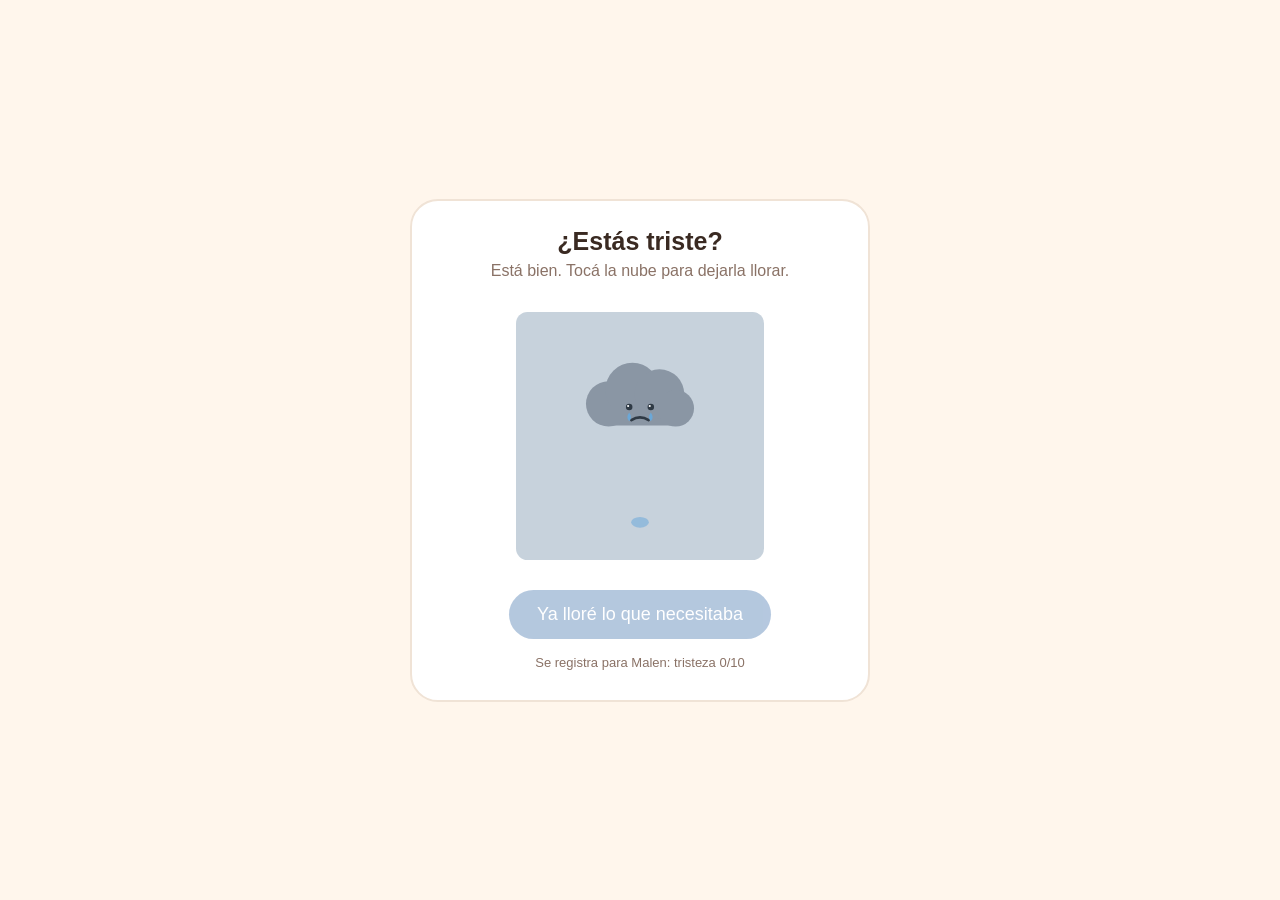
<file: emociones-app/activities/tristeza.html>
<!DOCTYPE html>
<html lang="es">
<head>
<meta charset="UTF-8" />
<meta name="viewport" content="width=device-width, initial-scale=1.0" />
<title>Actividad: La nube de lluvia</title>


<style>
  :root {
    --fondo:        #FFF6EC;
    --tarjeta:      #FFFFFF;
    --texto:        #3A2A22;
    --texto-suave:  #8A7266;
    --tristeza:     #5B86B8;
    --calma:        #1D9E75;
    --calma-suave:  #E1F5EE;
    --borde:        #F0E3D6;
  }
  * { box-sizing: border-box; }
  body {
    margin: 0; min-height: 100vh;
    display: flex; align-items: center; justify-content: center;
    background: var(--fondo);
    font-family: 'Nunito', sans-serif; color: var(--texto);
    padding: 16px;
  }
  .tarjeta {
    width: 100%; max-width: 460px;
    background: var(--tarjeta);
    border-radius: 28px; border: 2px solid var(--borde);
    padding: 26px 22px 30px; text-align: center;
  }
  .titulo {
    font-family: 'Fredoka', sans-serif; font-weight: 600;
    font-size: 25px; margin: 0 0 6px;
  }
  .consigna {
    font-size: 16px; color: var(--texto-suave);
    margin: 0 0 6px; min-height: 44px; transition: color 0.3s;
  }
  .escena {
    position: relative;                 /* para ubicar las burbujitas encima */
    width: 260px; height: 260px; margin: 4px auto 0;
    cursor: pointer; user-select: none; -webkit-tap-highlight-color: transparent;
  }

  /* Burbujita de mensaje que aparece y desaparece */
  .burbuja {
    position: absolute; z-index: 5; pointer-events: none;
    max-width: 155px; text-align: center;
    background: #fff; color: var(--texto);
    font-family: 'Fredoka', sans-serif; line-height: 1.2;
    border-radius: 16px; border: 2px solid transparent;
    box-shadow: 0 4px 12px rgba(60,80,120,0.18);
    opacity: 0; transform: translateY(8px) scale(0.9);
    transition: opacity 0.3s ease, transform 0.3s ease;
  }
  .burbuja.visible { opacity: 1; transform: translateY(0) scale(1); }

  /* La nube tiembla al tocarla */
  #nube.vibra { animation: vibrar 0.28s ease; }
  @keyframes vibrar {
    0%,100% { transform: translate(0,0); }
    20% { transform: translate(-3px, 2px); }
    40% { transform: translate(3px, -2px); }
    60% { transform: translate(-2px, 3px); }
    80% { transform: translate(2px, -1px); }
  }

  /* ----- Grilla de actividades (2da página) ----- */
  .actividades {
    display: none; grid-template-columns: repeat(3, 1fr);
    gap: 10px; margin-top: 16px;
  }
  .actividades.visible { display: grid; }
  .opcion {
    display: flex; flex-direction: column; align-items: center; gap: 6px;
    background: var(--calma-suave); border: 2px solid var(--calma-suave);
    border-radius: 16px; padding: 12px 6px; cursor: pointer;
    font-family: 'Fredoka', sans-serif; color: var(--texto);
    transition: transform 0.1s, border-color 0.2s;
  }
  .opcion:hover  { border-color: var(--calma); }
  .opcion:active { transform: scale(0.95); }
  .opcion-img {
    width: 56px; height: 56px; border-radius: 12px; background: #fff;
    display: flex; align-items: center; justify-content: center;
    font-size: 32px; line-height: 1;
  }
  .opcion-img img { width: 100%; height: 100%; object-fit: contain; border-radius: 12px; }
  .opcion-txt { font-size: 12px; color: var(--texto-suave); line-height: 1.15; }

  .boton {
    margin-top: 18px; font-family: 'Fredoka', sans-serif;
    font-size: 18px; font-weight: 500; color: #fff;
    background: var(--tristeza); border: none; border-radius: 999px;
    padding: 14px 28px; cursor: pointer;
    transition: filter 0.2s, transform 0.1s, opacity 0.2s;
  }
  .boton:hover  { filter: brightness(0.95); }
  .boton:active { transform: scale(0.96); }
  .boton:disabled { opacity: 0.45; cursor: default; }
  .registro {
    margin: 16px auto 0; font-size: 13px; color: var(--texto-suave);
    font-family: 'Nunito', sans-serif;
  }
</style>
</head>
<body>

  <div class="tarjeta">
    <h1 class="titulo" id="titulo">¿Estás triste?</h1>
    <p class="consigna" id="consigna">Está bien. Tocá la nube para dejarla llorar.</p>

    <div class="escena" id="escena">
      <svg viewBox="0 0 560 560" width="248" height="248" xmlns="http://www.w3.org/2000/svg" aria-hidden="true">
        <rect id="cielo" x="0" y="0" width="560" height="560" rx="26" fill="#C7D2DC"/>

        <g id="sol" transform="translate(415,135)" opacity="0">
          <g stroke="#FFC24B" stroke-width="7" stroke-linecap="round">
            <line x1="0" y1="-58" x2="0" y2="-44"/>
            <line x1="41" y1="-41" x2="31" y2="-31"/>
            <line x1="58" y1="0" x2="44" y2="0"/>
            <line x1="41" y1="41" x2="31" y2="31"/>
            <line x1="0" y1="58" x2="0" y2="44"/>
            <line x1="-41" y1="41" x2="-31" y2="31"/>
            <line x1="-58" y1="0" x2="-44" y2="0"/>
            <line x1="-41" y1="-41" x2="-31" y2="-31"/>
          </g>
          <circle r="32" fill="#FFD45C"/>
        </g>

        <ellipse id="charco" cx="280" cy="475" rx="20" ry="12" fill="#7FB0DA" opacity="0.7"/>

        <g id="lluvia"></g>

        <!-- Grupo externo: posición y tamaño de la nube (más grande) -->
        <g transform="translate(280,205) scale(1.22)">
          <!-- Grupo interno: es el que vibra -->
          <g id="nube">
            <g id="nubeCuerpo" fill="#8A96A4">
              <rect x="-82" y="-2" width="164" height="44" rx="22"/>
              <circle cx="-58" cy="2" r="42"/>
              <circle cx="-14" cy="-24" r="50"/>
              <circle cx="36" cy="-16" r="46"/>
              <circle cx="66" cy="10" r="34"/>
            </g>
            <circle cx="-20" cy="8" r="6" fill="#2F3A45"/>
            <circle cx="20" cy="8" r="6" fill="#2F3A45"/>
            <circle cx="-22" cy="6" r="2" fill="#fff"/>
            <circle cx="18" cy="6" r="2" fill="#fff"/>
            <path id="boca" d="M-16,32 Q0,22 16,32" fill="none" stroke="#2F3A45" stroke-width="5" stroke-linecap="round"/>
            <g id="lagrimas" fill="#6BA8D8">
              <path d="M-20,18 q-7,10 0,16 q7,-6 0,-16 Z"/>
              <path d="M20,18 q-7,10 0,16 q7,-6 0,-16 Z"/>
            </g>
          </g>
        </g>
      </svg>
    </div>

    <div class="actividades" id="actividades"></div>

    <button class="boton" id="boton" disabled>Ya lloré lo que necesitaba</button>

    <p class="registro" id="registro">Se registra para Malen: tristeza 0/10</p>
  </div>

<script>
/* ================================================================
   CONFIGURACIÓN
   ================================================================ */
const ACTIVIDAD = {
  emocion: "tristeza",
  textos: {
    inicioTitulo:   "¿Estás triste?",
    inicioConsigna: "Está bien. Tocá la nube para dejarla llorar.",
    calmaTitulo:    "¿Qué te haría sentir un poquito mejor?",
    calmaConsigna:  "Elegí lo que te reconforta y la nube se va a despejar.",
    cierreTitulo:   "Salió el solcito",
    cierreConsigna: "Dejaste salir la tristeza y buscaste algo que te hace bien.",
    botonSacar:     "Ya lloré lo que necesitaba"
  },
  // Mensajes que aparecen en burbujitas mientras la nube llora.
  // Acompañan la tristeza como un proceso que lleva su tiempo.
  aliento: [
    "Está bien estar triste.",
    "Llorar ayuda a sacar lo que duele.",
    "No hay apuro, la tristeza lleva su tiempo.",
    "El tiempo va curando las heridas.",
    "El tiempo ayuda a curar la tristeza.",
    "De a poquito, vas a estar mejor.",
    "Lo que sentís es válido.",
    "No estás solo con esto.",
    "Después de la lluvia, sale el sol.",
    "Sentir también es parte de crecer."
  ]
};

/* Las 7 actividades de calma para la Tristeza. */
const ACCIONES_TRISTEZA = [
  { id: "abrazo_mariposa",  nombre: "Abrazo de mariposa" },
  { id: "lugar_feliz",      nombre: "Mi lugar feliz" },
  { id: "pedir_abrazo",     nombre: "Pedir un abrazo" },
  { id: "contar_a_alguien", nombre: "Contarle a alguien" },
  { id: "dibujar",          nombre: "Dibujar lo que siento" },
  { id: "musica",           nombre: "Escuchar música" },
  { id: "objeto_querido",   nombre: "Abrazar mi peluche" }
];

/* ================================================================
   ESTADO
   ================================================================ */
const estado = {
  fase: "sacar",
  toques: 0,
  nivel: 0,
  queLoAyudo: null
};

const el = {
  titulo:       document.getElementById("titulo"),
  consigna:     document.getElementById("consigna"),
  escena:       document.getElementById("escena"),
  cielo:        document.getElementById("cielo"),
  sol:          document.getElementById("sol"),
  charco:       document.getElementById("charco"),
  lluvia:       document.getElementById("lluvia"),
  nube:         document.getElementById("nube"),
  nubeCuerpo:   document.getElementById("nubeCuerpo"),
  boca:         document.getElementById("boca"),
  lagrimas:     document.getElementById("lagrimas"),
  actividades:  document.getElementById("actividades"),
  boton:        document.getElementById("boton"),
  registro:     document.getElementById("registro")
};

/* ================================================================
   FUNCIONES
   ================================================================ */
function actualizar() {
  const n = Math.min(10, estado.toques);
  estado.nivel = n;
  el.charco.setAttribute("rx", 20 + n * 11);
  const etiqueta = estado.fase === "cierre" ? "Guardado para Malen" : "Se registra para Malen";
  el.registro.textContent = etiqueta + ": tristeza " + n + "/10";
}

// Gotitas que caen de la nube al charco
function llover() {
  for (let k = 0; k < 3; k++) {
    const gota = document.createElementNS("http://www.w3.org/2000/svg", "ellipse");
    gota.setAttribute("cx", 280 + (Math.random() * 130 - 65));
    gota.setAttribute("cy", 262);
    gota.setAttribute("rx", 4); gota.setAttribute("ry", 8);
    gota.setAttribute("fill", "#6BA8D8");
    el.lluvia.appendChild(gota);
    let y = 262;
    const t = setInterval(() => {
      y += 13; gota.setAttribute("cy", y);
      if (y >= 460) { clearInterval(t); gota.remove(); }
    }, 30);
  }
}

// Hace temblar la nube (reiniciando la animación en cada toque)
function vibrar() {
  el.nube.classList.remove("vibra");
  void el.nube.getBoundingClientRect();   // fuerza reinicio de la animación
  el.nube.classList.add("vibra");
}

// Muestra una burbujita con un mensaje, en un lugar al azar, y la borra sola
// Paletas de tonos suaves y de tamaños, para que cada burbuja sea distinta
const TONOS_BURBUJA = [
  { bg: "#EAF2FB", bd: "#BFD6F0", tx: "#35506F" },
  { bg: "#F0ECFA", bd: "#D3C7EE", tx: "#574A78" },
  { bg: "#E6F5EF", bd: "#BEE6D6", tx: "#2C6E56" },
  { bg: "#FBECF2", bd: "#F0C9DA", tx: "#8A4A66" },
  { bg: "#FBF3E3", bd: "#EAD9BD", tx: "#7A6338" }
];
const TAMANOS_BURBUJA = [
  { fs: "11px", pad: "6px 10px" },
  { fs: "13px", pad: "8px 12px" },
  { fs: "15px", pad: "10px 15px" }
];

let msgIdx = 0;
let burbujaActual = null;

function mostrarBurbuja() {
  // La burbuja anterior se va apenas aparece la próxima
  if (burbujaActual) {
    const vieja = burbujaActual;
    vieja.classList.remove("visible");
    setTimeout(() => vieja.remove(), 300);
  }

  const mensaje = ACTIVIDAD.aliento[msgIdx % ACTIVIDAD.aliento.length];
  msgIdx++;

  const b = document.createElement("div");
  b.className = "burbuja";
  b.textContent = mensaje;

  // Tono y tamaño al azar
  const tono   = TONOS_BURBUJA[Math.floor(Math.random() * TONOS_BURBUJA.length)];
  const tamano = TAMANOS_BURBUJA[Math.floor(Math.random() * TAMANOS_BURBUJA.length)];
  b.style.background  = tono.bg;
  b.style.borderColor = tono.bd;
  b.style.color       = tono.tx;
  b.style.fontSize    = tamano.fs;
  b.style.padding     = tamano.pad;

  // Posición al azar alrededor de la nube y el charco
  b.style.left = (2 + Math.random() * 58) + "%";
  b.style.top  = (4 + Math.random() * 66) + "%";

  el.escena.appendChild(b);
  requestAnimationFrame(() => b.classList.add("visible"));
  burbujaActual = b;
}

function limpiarBurbujas() {
  el.escena.querySelectorAll(".burbuja").forEach(b => b.remove());
  burbujaActual = null;
}

/* ------------------ TOCAR LA NUBE ------------------ */
function tocarNube() {
  if (estado.fase !== "sacar") return;
  estado.toques++;
  vibrar();
  llover();
  mostrarBurbuja();
  actualizar();
  el.boton.disabled = false;
}

/* Género de las ilustraciones: M/F si viene en la URL (?sex=M o ?sex=F,
   según la ficha del paciente), si no, la variante neutral. */
const GENERO = (() => {
  const g = new URLSearchParams(location.search).get('sex');
  return (g === 'M' || g === 'F') ? g : 'N';
})();

/* ------------------ ARMAR LAS ACTIVIDADES ------------------ */
function renderActividades() {
  ACCIONES_TRISTEZA.forEach(accion => {
    const boton = document.createElement("button");
    boton.className = "opcion";
    boton.dataset.id = accion.id;
    boton.innerHTML =
      '<span class="opcion-img"><img src="imagenes/' + accion.id + '-' + GENERO + '.png" alt=""></span>' +
      '<span class="opcion-txt">' + accion.nombre + '</span>';
    boton.addEventListener("click", () => elegirAyuda(accion.id));
    el.actividades.appendChild(boton);
  });
}

/* ------------------ FASE 2: QUÉ RECONFORTA ------------------ */
function pasarAElegir() {
  if (estado.toques === 0) return;
  estado.fase = "calma";
  limpiarBurbujas();
  el.titulo.textContent   = ACTIVIDAD.textos.calmaTitulo;
  el.consigna.textContent = ACTIVIDAD.textos.calmaConsigna;
  el.escena.style.cursor  = "default";
  el.actividades.classList.add("visible");
  el.boton.style.display  = "none";
}

/* ------------------ FASE 3: DESPEJAR Y CERRAR ------------------ */
function elegirAyuda(id) {
  if (estado.fase !== "calma") return;
  const accion = ACCIONES_TRISTEZA.find(a => a.id === id);
  estado.queLoAyudo = accion ? accion.nombre : id;
  estado.fase = "cierre";

  despejar();

  el.titulo.textContent   = ACTIVIDAD.textos.cierreTitulo;
  el.consigna.textContent = ACTIVIDAD.textos.cierreConsigna;
  el.consigna.style.color = "var(--calma)";
  el.actividades.classList.remove("visible");

  const resultado = {
    emocion: ACTIVIDAD.emocion,
    tristezaExpresada: estado.nivel,
    queLoAyudo: id,
    queLoAyudoNombre: estado.queLoAyudo,
    fecha: new Date().toISOString()
  };
  console.log("Resultado de la sesión:", resultado);
  if (window.parent !== window) { window.parent.postMessage(Object.assign({ type: "activity-complete" }, resultado), "*"); }
  el.registro.textContent =
    "Guardado en la ficha: tristeza " + resultado.tristezaExpresada +
    "/10 · la reconfortó " + resultado.queLoAyudoNombre.toLowerCase();
  actualizar();
}

// Cambio a "despejado": nube blanca y contenta, cielo celeste, sale el sol
function despejar() {
  el.nubeCuerpo.setAttribute("fill", "#FFFFFF");
  el.boca.setAttribute("d", "M-16,26 Q0,40 16,26");
  el.lagrimas.style.opacity = "0";

  const desde = [199,210,220], hasta = [173,214,247];
  let p = 0;
  const t1 = setInterval(() => {
    p += 0.08; if (p >= 1) { p = 1; clearInterval(t1); }
    const c = desde.map((v,i)=> Math.round(v + (hasta[i]-v)*p));
    el.cielo.setAttribute("fill", "rgb("+c[0]+","+c[1]+","+c[2]+")");
  }, 40);

  let o = 0;
  const t2 = setInterval(() => {
    o += 0.06; if (o >= 1) { o = 1; clearInterval(t2); }
    el.sol.setAttribute("opacity", o);
  }, 40);
}

/* ================================================================
   CONEXIONES Y ARRANQUE
   ================================================================ */
renderActividades();
el.escena.addEventListener("click", tocarNube);
el.boton.addEventListener("click", pasarAElegir);

el.titulo.textContent   = ACTIVIDAD.textos.inicioTitulo;
el.consigna.textContent = ACTIVIDAD.textos.inicioConsigna;
el.boton.textContent    = ACTIVIDAD.textos.botonSacar;
actualizar();
</script>
</body>
</html>
</file>
<file: emociones-app/css/styles.css>
:root {
  --radius: 20px;
  --shadow: 0 6px 18px rgba(0,0,0,0.12);
  --neutral-bg: #F4F1EA;
  --neutral-ink: #2B3A55;
  --pro-bg: #F7F8FB;
  --pro-ink: #2B3A55;
  --pro-accent: #4C6EF5;
  --pro-danger: #E03131;
  --child-bg: #FFF7E6;
  --child-ink: #33344A;
}

* { box-sizing: border-box; -webkit-tap-highlight-color: transparent; }

html, body {
  margin: 0;
  height: 100%;
  font-family: -apple-system, "SF Pro Rounded", "Segoe UI", Verdana, sans-serif;
  -webkit-user-select: none;
  user-select: none;
}

body.theme-neutral { background: var(--neutral-bg); color: var(--neutral-ink); }
body.theme-pro { background: var(--pro-bg); color: var(--pro-ink); }
body.theme-child { background: linear-gradient(180deg, #FFF7E6, #FFE9C7); color: var(--child-ink); }

#app { min-height: 100vh; display: flex; flex-direction: column; }

.screen {
  flex: 1;
  padding: 28px 20px 60px;
  max-width: 900px;
  margin: 0 auto;
  width: 100%;
  display: flex;
  flex-direction: column;
  gap: 16px;
}

h1, h2, h3 { margin: 0 0 4px; font-weight: 800; }
p { line-height: 1.4; }
.subtitle { opacity: 0.75; margin-top: -6px; }
.muted { opacity: 0.65; }
.hint { font-size: 13px; opacity: 0.6; }
.empty { opacity: 0.6; font-style: italic; }

/* ---------- Botones ---------- */
.btn {
  border: none;
  border-radius: 14px;
  padding: 12px 18px;
  font-size: 16px;
  font-weight: 700;
  background: #E9E9F2;
  color: #2B3A55;
  cursor: pointer;
  touch-action: manipulation;
}
.btn:active { transform: scale(0.97); }
.btn-primary { background: var(--pro-accent); color: #fff; }
.btn-sm { padding: 8px 12px; font-size: 14px; }
.btn-lg { padding: 20px 24px; font-size: 20px; border-radius: var(--radius); }
.btn.danger, .btn-sm.danger { background: #FFE3E3; color: var(--pro-danger); }
.btn[disabled] { opacity: 0.4; }
.row { display: flex; gap: 10px; flex-wrap: wrap; }

/* ---------- Bienvenida / PIN ---------- */
.screen-welcome, .screen-pin { align-items: center; text-align: center; justify-content: center; }
.mascot-duo { display: flex; gap: 10px; flex-wrap: wrap; justify-content: center; max-width: 340px; }
.mascot-duo .mascot { width: 110px; height: 110px; }
.mascot, .emotion-face { width: 100%; height: 100%; object-fit: contain; display: block; }
.pin-input {
  font-size: 28px;
  letter-spacing: 10px;
  text-align: center;
  padding: 14px;
  border-radius: 14px;
  border: 2px solid #ccc;
  width: 220px;
}
.error { color: var(--pro-danger); min-height: 20px; font-weight: 700; }

/* ---------- Modo profesional ---------- */
.pro-header { display: flex; align-items: center; justify-content: space-between; gap: 10px; flex-wrap: wrap; }
.patient-list { display: flex; flex-direction: column; gap: 10px; }
.patient-card {
  background: #fff;
  border-radius: var(--radius);
  box-shadow: var(--shadow);
  padding: 14px 18px;
  display: flex;
  align-items: center;
  justify-content: space-between;
}
.patient-card-info { display: flex; flex-direction: column; }
.patient-card-info span { font-size: 13px; opacity: 0.65; }

.form { display: flex; flex-direction: column; gap: 14px; background: #fff; padding: 18px; border-radius: var(--radius); box-shadow: var(--shadow); }
.form label { display: flex; flex-direction: column; gap: 6px; font-weight: 600; font-size: 14px; }
.form input, .form select, .form textarea {
  font-size: 16px;
  padding: 10px 12px;
  border-radius: 10px;
  border: 1px solid #d6d6e0;
  font-family: inherit;
}
.form-row { display: flex; gap: 14px; }
.form-row label { flex: 1; }
.consent { border: 1px dashed #c8cbe0; border-radius: 14px; padding: 12px 14px; }
.checkbox { flex-direction: row !important; align-items: center; gap: 8px !important; font-weight: 500; }
.checkbox input { width: 20px; height: 20px; }

.record-list { display: flex; flex-direction: column; gap: 8px; }
.record-item { background: #fff; border-radius: 14px; padding: 10px 14px; box-shadow: var(--shadow); }
.record-item summary { cursor: pointer; display: flex; align-items: center; gap: 8px; }
.record-date { margin-left: auto; font-size: 12px; opacity: 0.6; }
.dot { width: 12px; height: 12px; border-radius: 50%; display: inline-block; }

.report-preview {
  background: #fff;
  border-radius: var(--radius);
  padding: 16px;
  box-shadow: var(--shadow);
  white-space: pre-wrap;
  font-family: Georgia, serif;
  font-size: 14px;
  max-height: 50vh;
  overflow-y: auto;
}

/* ---------- Modo niño ---------- */
.screen-child { align-items: center; text-align: center; justify-content: center; }
.speech-row { display: flex; align-items: center; gap: 14px; width: 100%; max-width: 640px; }
.mascot-small { width: 90px; height: 90px; flex-shrink: 0; }
.bubble {
  background: #fff;
  border-radius: 20px;
  padding: 14px 18px;
  font-size: 20px;
  font-weight: 700;
  box-shadow: var(--shadow);
  text-align: left;
  flex: 1;
}

.mascot-choice { display: flex; gap: 24px; flex-wrap: wrap; justify-content: center; }
.mascot-card {
  background: #fff;
  border: none;
  border-radius: 26px;
  padding: 20px;
  box-shadow: var(--shadow);
  cursor: pointer;
  display: flex;
  flex-direction: column;
  align-items: center;
  gap: 10px;
  font-size: 18px;
  font-weight: 800;
}
.mascot-card .mascot { width: 150px; height: 150px; }
.mascot-card:active { transform: scale(0.96); }

.emotion-grid, .option-grid {
  display: grid;
  grid-template-columns: repeat(3, minmax(0, 200px));
  gap: 16px;
  width: 100%;
  justify-content: center;
}
.emotion-btn {
  background: #fff;
  border: none;
  border-radius: 22px;
  padding: 14px;
  box-shadow: var(--shadow);
  cursor: pointer;
  display: flex;
  flex-direction: column;
  align-items: center;
  gap: 6px;
  font-size: 16px;
  font-weight: 800;
}
.emotion-btn .emotion-face { width: 90px; height: 90px; }
.emotion-btn:active, .option-btn:active { transform: scale(0.95); }

.option-btn {
  background: #fff;
  border: none;
  border-radius: 18px;
  padding: 16px 10px;
  box-shadow: var(--shadow);
  cursor: pointer;
  font-size: 16px;
  font-weight: 700;
  display: flex;
  flex-direction: column;
  align-items: center;
  gap: 6px;
}
.option-btn .emoji { font-size: 30px; }

.other-input { width: 100%; max-width: 520px; display: flex; flex-direction: column; gap: 10px; }
.other-input.hidden { display: none; }
.other-input textarea, .free-text {
  font-size: 18px;
  padding: 12px;
  border-radius: 14px;
  border: 2px solid #ddd;
  font-family: inherit;
  width: 100%;
  max-width: 520px;
}

.intensity-row { display: flex; align-items: flex-end; justify-content: center; gap: 18px; flex-wrap: wrap; }
.intensity-btn { background: none; border: none; cursor: pointer; display: flex; flex-direction: column; align-items: center; gap: 8px; font-weight: 700; }
.intensity-btn .circle {
  width: var(--size);
  height: var(--size);
  border-radius: 50%;
  background: var(--c);
  box-shadow: var(--shadow);
  display: block;
}
.intensity-btn:active { transform: scale(0.95); }

.body-map-wrap { width: 220px; }
.body-map { width: 100%; height: auto; }
.zone { fill: #FDE1D3; stroke: #E2673D; stroke-width: 3; cursor: pointer; transition: fill 0.15s; }
.zone:hover, .zone:active { fill: #FFB88C; }
.zone.selected { fill: #E2673D; }
.link-btn {
  background: none;
  border: none;
  color: #E2673D;
  font-weight: 700;
  font-size: 15px;
  text-decoration: underline;
  cursor: pointer;
  padding: 6px;
}

.screen-thanks { justify-content: center; gap: 20px; }
.mascot-big { width: 220px; height: 220px; }
.btn-followup {
  border: none;
  border-radius: var(--radius);
  padding: 16px 22px;
  font-size: 25px;
  font-weight: 800;
  color: #fff;
  background: #E2673D;
  cursor: pointer;
  font-family: inherit;
}
.btn-followup:active { transform: scale(0.97); }

.screen-activity { padding: 12px; gap: 8px; }
.activity-frame {
  width: 100%;
  height: min(720px, 82vh);
  border: none;
  border-radius: var(--radius);
  box-shadow: var(--shadow);
  background: #fff;
}

/* Animación simple para la mascota mientras "habla" en las burbujas */
.mascot-bounce { animation: mascot-bounce 1.4s ease-in-out infinite; }
@keyframes mascot-bounce {
  0%, 100% { transform: translateY(0) rotate(0deg); }
  50% { transform: translateY(-4px) rotate(-2deg); }
}

@media (max-width: 480px) {
  .emotion-grid, .option-grid { grid-template-columns: repeat(2, minmax(0, 160px)); }
}
</file>
